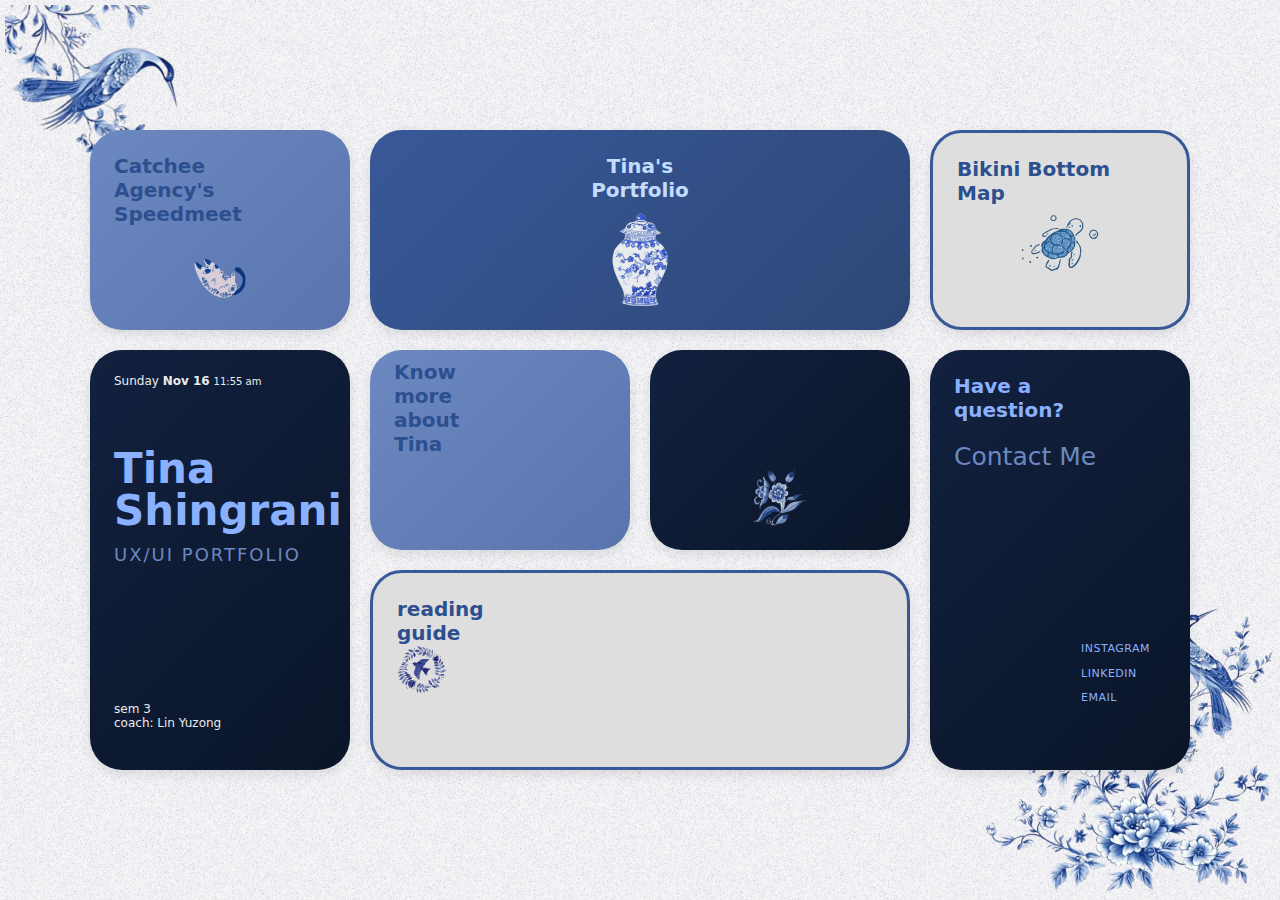
<file: sem3/index.html>
<!DOCTYPE html>
<html lang="en">
<head>
  <meta charset="UTF-8" />
  <meta name="viewport" content="width=device-width, initial-scale=1.0">
  <title>Tina Shingrani – UX/UI Portfolio</title>
  <link rel="stylesheet" href="styles.css" />
</head>
<body>

  <main class="page">

    <!-- Decorative doodles -->
    <img src="assets/bgbirdcrop.png" alt="" class="doodle top-left">
    <img src="assets/bgbirdfull.png" alt="" class="doodle bottom-right">

    <section class="grid">

      <a href="lo.html?project=catchee" class="card light">
        <h3>Catchee<br>Agency's<br>Speedmeet</h3>
        <img src="assets/image 12.png" alt="" class="icon">
      </a>

      <a href="lo.html?project=portfolio" class="card blue large center">
        <h3>Tina's<br>Portfolio</h3>
        <img src="assets/image 14.png" alt="" class="icon">
      </a>

      <a href="lo.html?project=bikini" class="card light outlined">
        <h3>Bikini Bottom Map</h3>
        <img src="assets/turtle.png" alt="" class="icon small">
      </a>

      <div class="card dark tall">
        <div class="date">
          <span>Sunday</span>
          <strong>Nov 16</strong>
          <small>11:55 am</small>
        </div>

        <h1>
          Tina<br>
          Shingrani
        </h1>
        <p class="subtitle">ux/ui portfolio</p>

        <p class="footer-text">
          sem 3<br>
          coach: Lin Yuzong
        </p>
      </div>

      <div class="card light small">
        <h3>Know<br>more<br>about<br>Tina</h3>
      </div>

      <div class="card dark small center">
        <img src="assets/abt.png" alt="" class="icon">
      </div>

      <div class="card dark tall right">
        <h3>Have a<br>question?</h3>
        <p class="contact">Contact Me</p>

        <div class="socials">
          <span>INSTAGRAM</span>
          <br>
          <span>LINKEDIN</span>
          <br>
          <span>EMAIL</span>
        </div>
      </div>

      <a href="reading-guide.html" class="card light wide">
        <h3>reading<br>guide<br></h3>
        <img src="assets/image 6.png" alt="" class="icon6">
      </a>

    </section>
  </main>

</body>
</html>
</file>
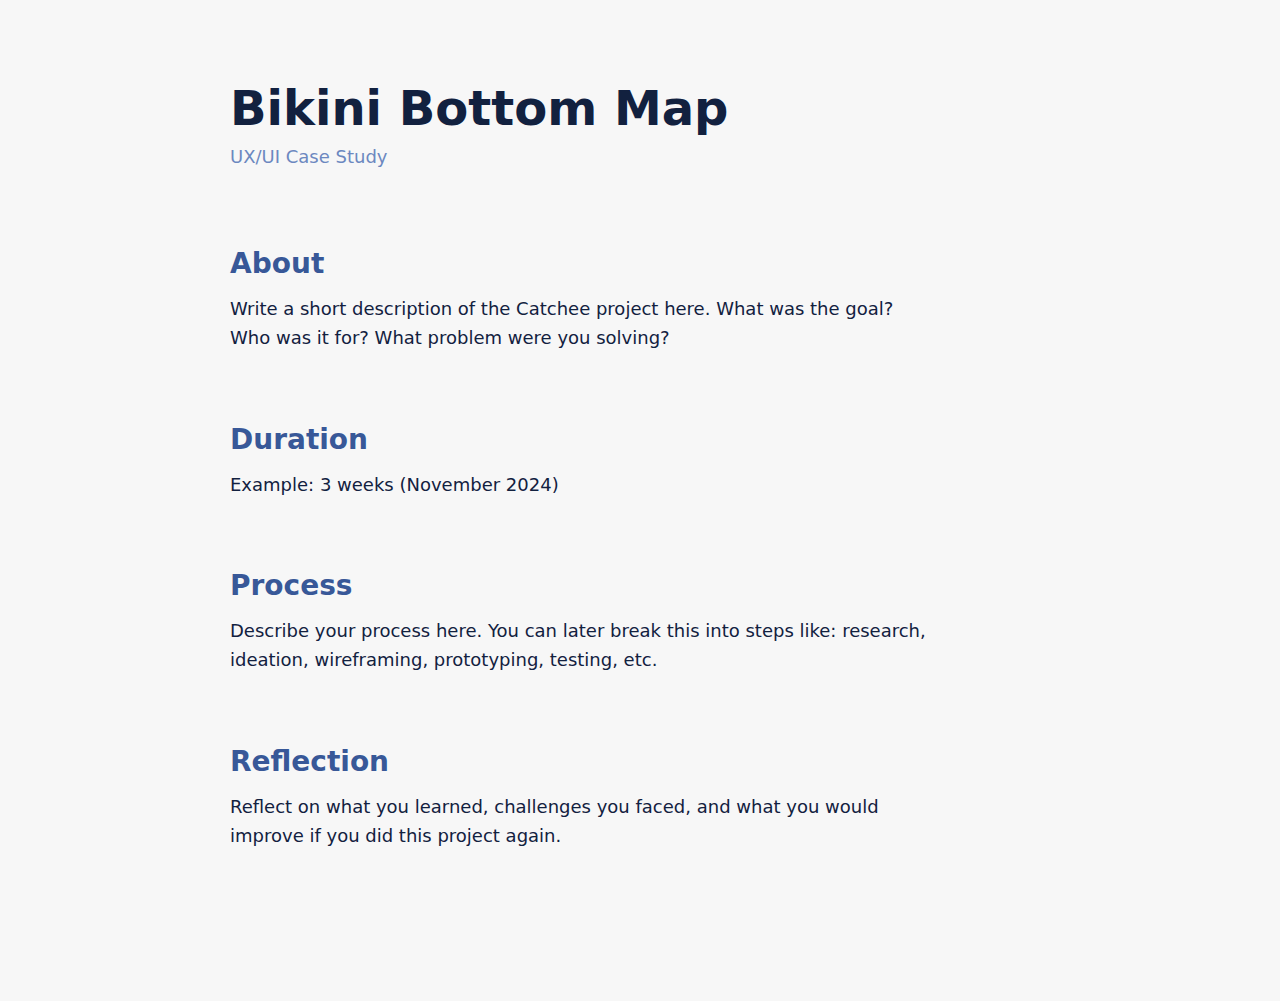
<file: sem3/bikini.html>
<!DOCTYPE html>
<html lang="en">
<head>
  <meta charset="UTF-8" />
  <title>Project 1 – Catchee</title>
  <link rel="stylesheet" href="bikini.css" />
</head>
<body>

  <main class="project-page">

    <!-- Project Title -->
    <section class="project-header">
      <h1>Bikini Bottom Map</h1>
      <p class="project-subtitle">UX/UI Case Study</p>
    </section>

    <!-- About -->
    <section class="project-section">
      <h2>About</h2>
      <p>
        Write a short description of the Catchee project here.
        What was the goal? Who was it for? What problem were you solving?
      </p>
    </section>

    <!-- Duration -->
    <section class="project-section">
      <h2>Duration</h2>
      <p>
        Example: 3 weeks (November 2024)
      </p>
    </section>

    <!-- Process -->
    <section class="project-section">
      <h2>Process</h2>
      <p>
        Describe your process here. You can later break this into steps like:
        research, ideation, wireframing, prototyping, testing, etc.
      </p>
    </section>

    <!-- Reflection -->
    <section class="project-section">
      <h2>Reflection</h2>
      <p>
        Reflect on what you learned, challenges you faced,
        and what you would improve if you did this project again.
      </p>
    </section>

  </main>

</body>
</html>
</file>
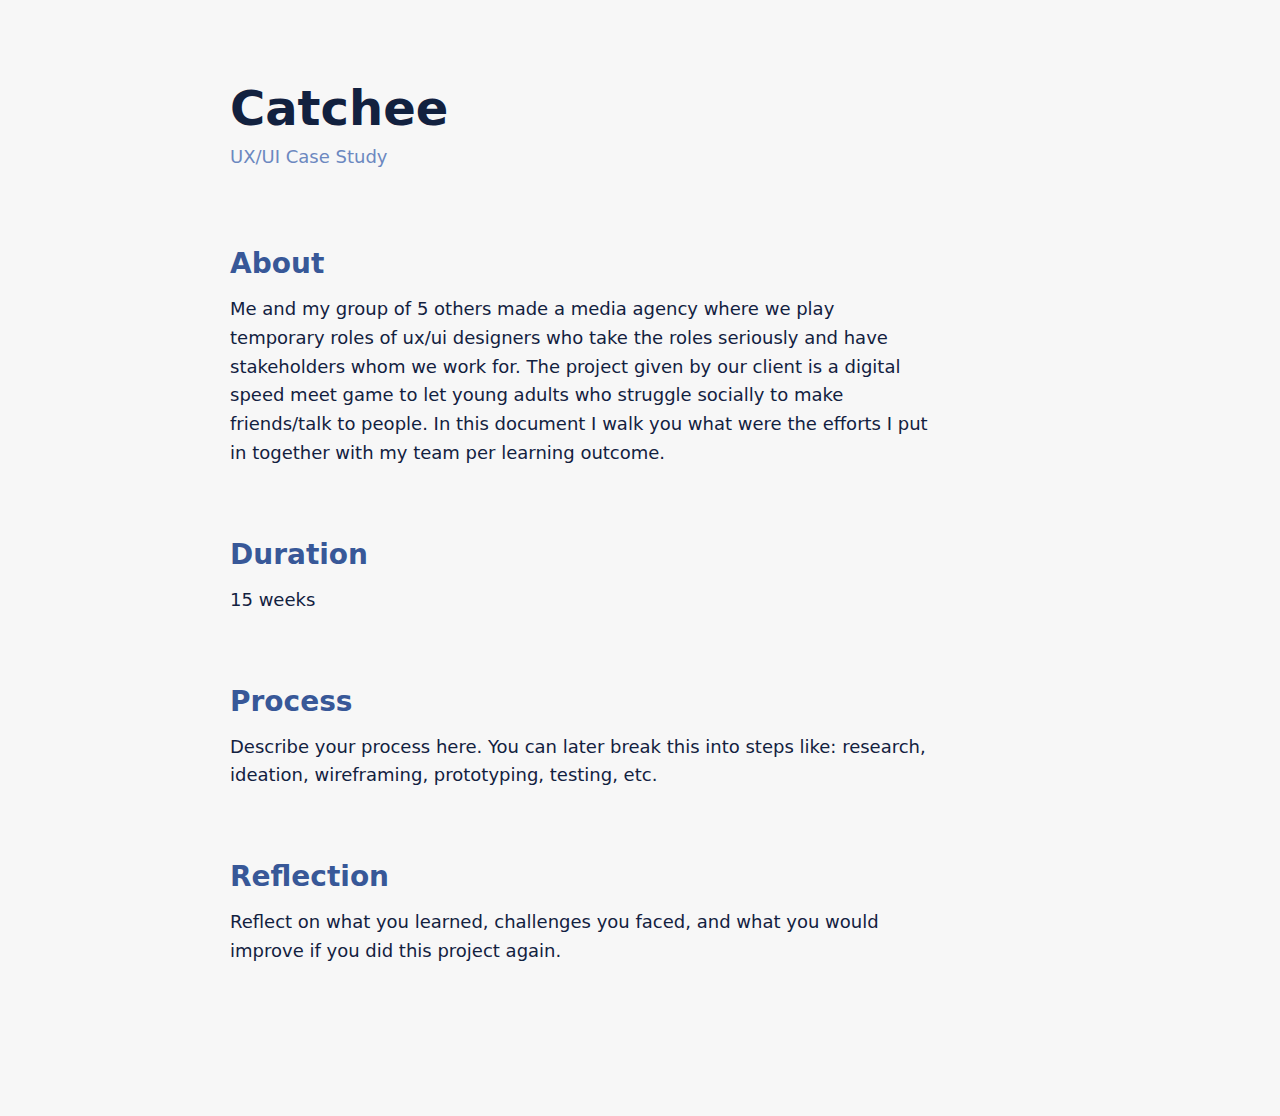
<file: sem3/catchee.html>
<!DOCTYPE html>
<html lang="en">
<head>
  <meta charset="UTF-8" />
  <title>Project 1 – Catchee</title>
  <link rel="stylesheet" href="catchee.css" />
</head>
<body>

  <main class="project-page">

    <!-- Project Title -->
    <section class="project-header">
      <h1>Catchee</h1>
      <p class="project-subtitle">UX/UI Case Study</p>
    </section>

    <!-- About -->
    <section class="project-section">
      <h2>About</h2>
      <p>
        Me and my group of 5 others made a media agency where we play 
        temporary roles of ux/ui designers who take the roles seriously 
        and have stakeholders whom we work for. The project given by our 
        client is a digital speed meet game to let young adults who struggle 
        socially to make friends/talk to people. In this document I walk you
        what were the efforts I put in together with my team per learning outcome.
      </p>
    </section>

    <!-- Duration -->
    <section class="project-section">
      <h2>Duration</h2>
      <p>
        15 weeks
    </p>
    </section>

    <!-- Process -->
    <section class="project-section">
      <h2>Process</h2>
      <p>
        Describe your process here. You can later break this into steps like:
        research, ideation, wireframing, prototyping, testing, etc.
      </p>
    </section>

    <!-- Reflection -->
    <section class="project-section">
      <h2>Reflection</h2>
      <p>
        Reflect on what you learned, challenges you faced,
        and what you would improve if you did this project again.
      </p>
    </section>

  </main>

</body>
</html>
</file>
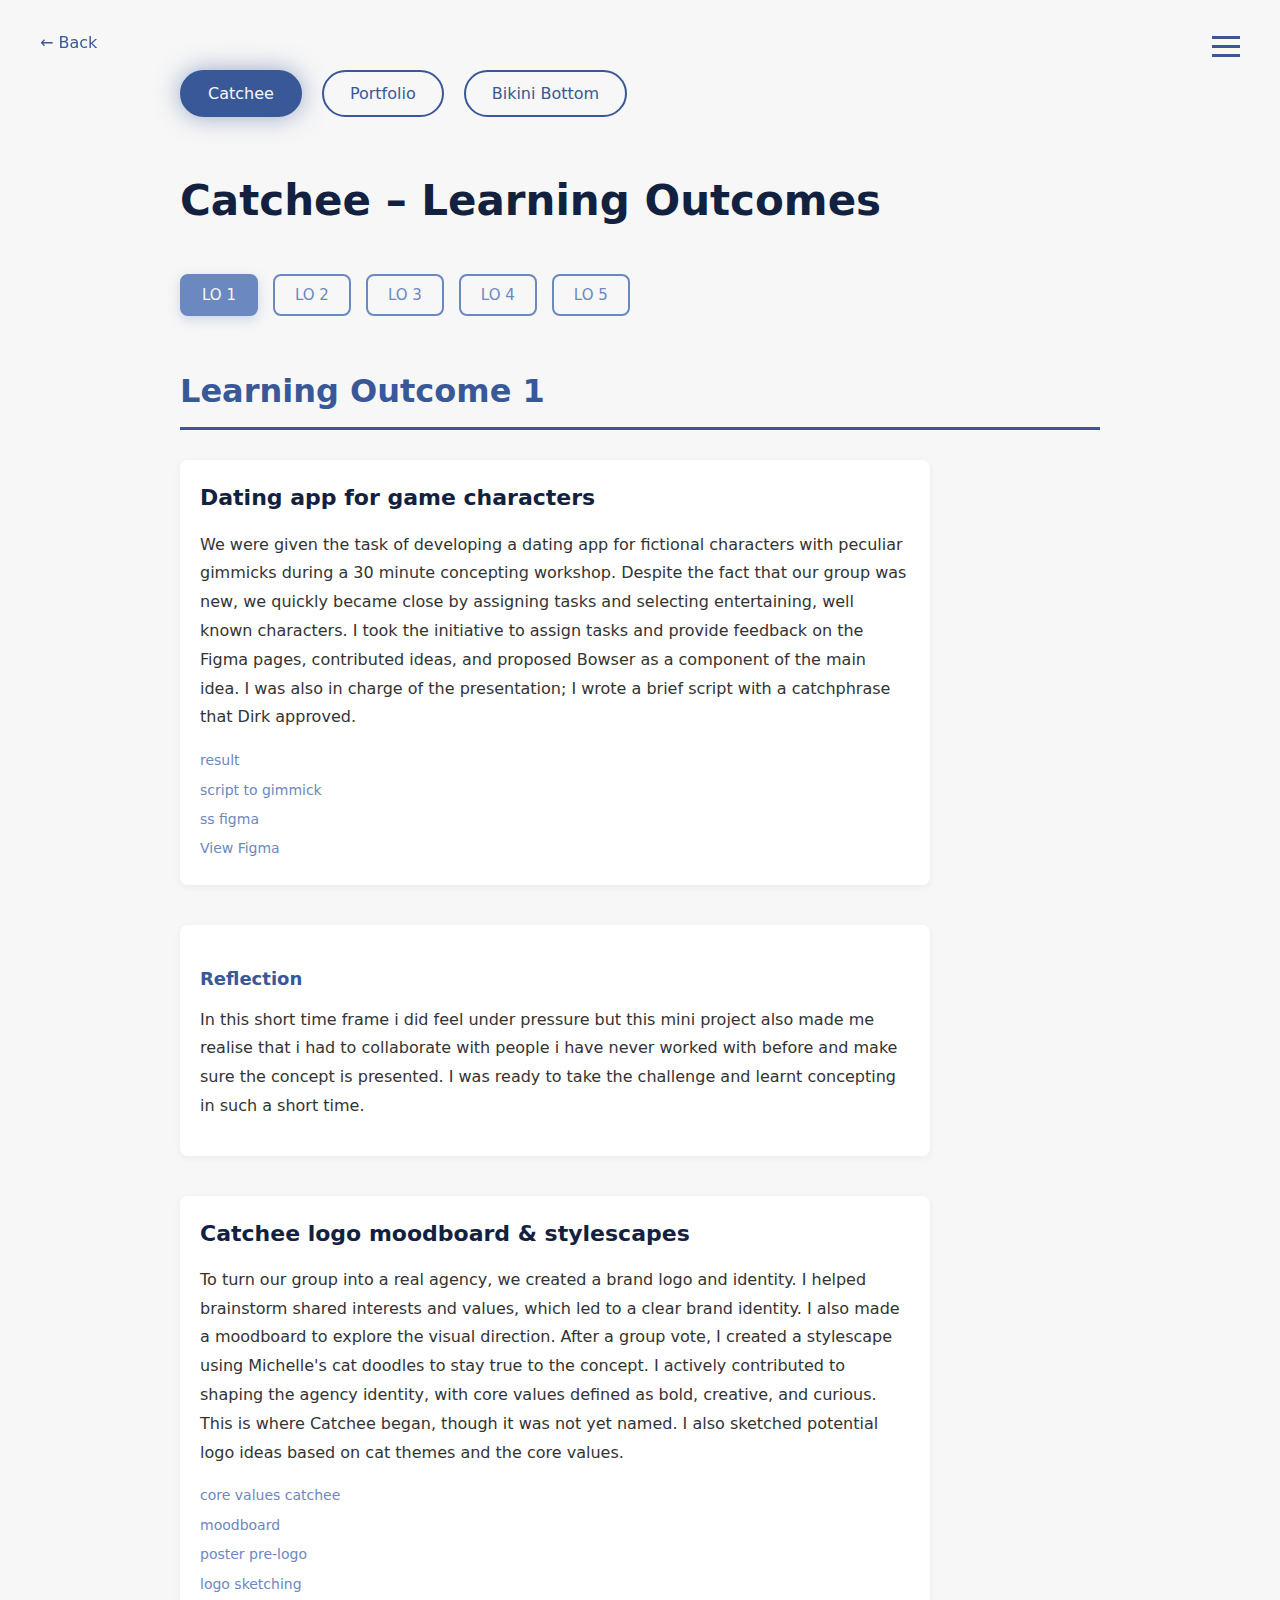
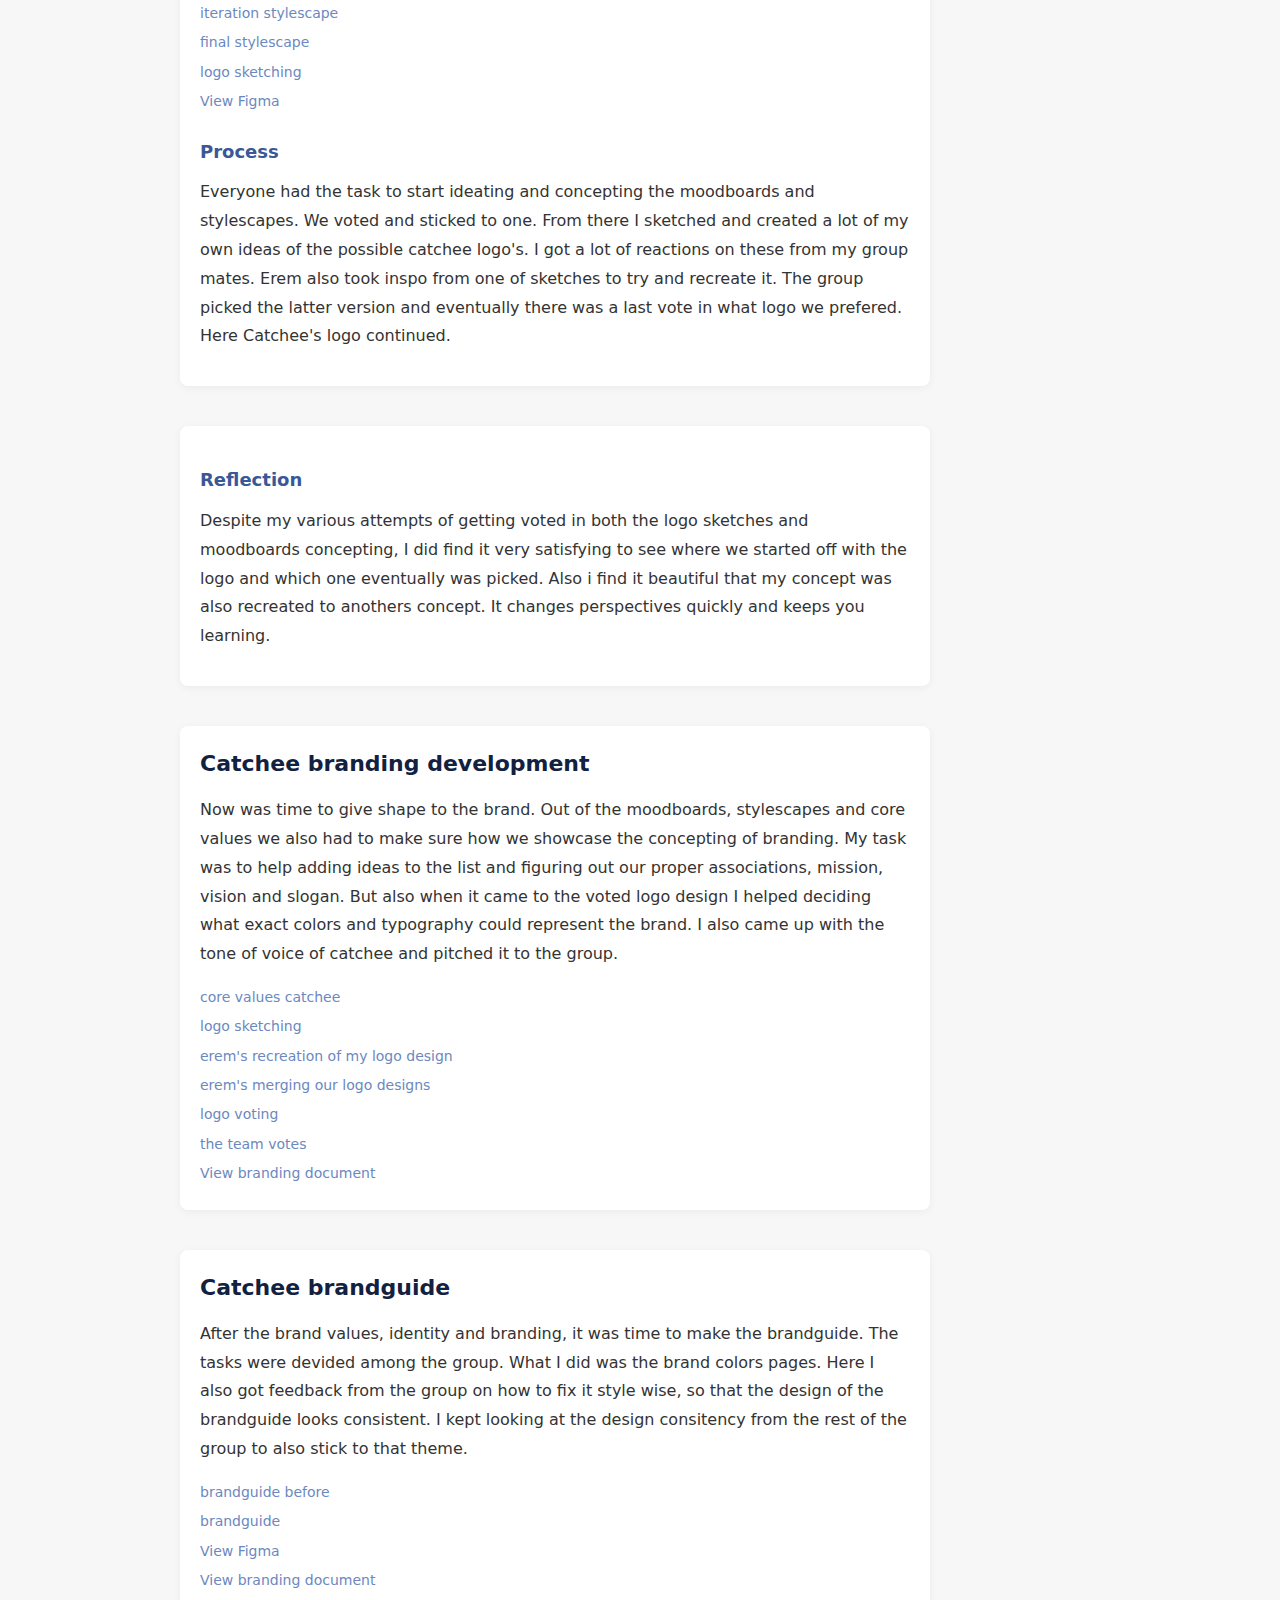
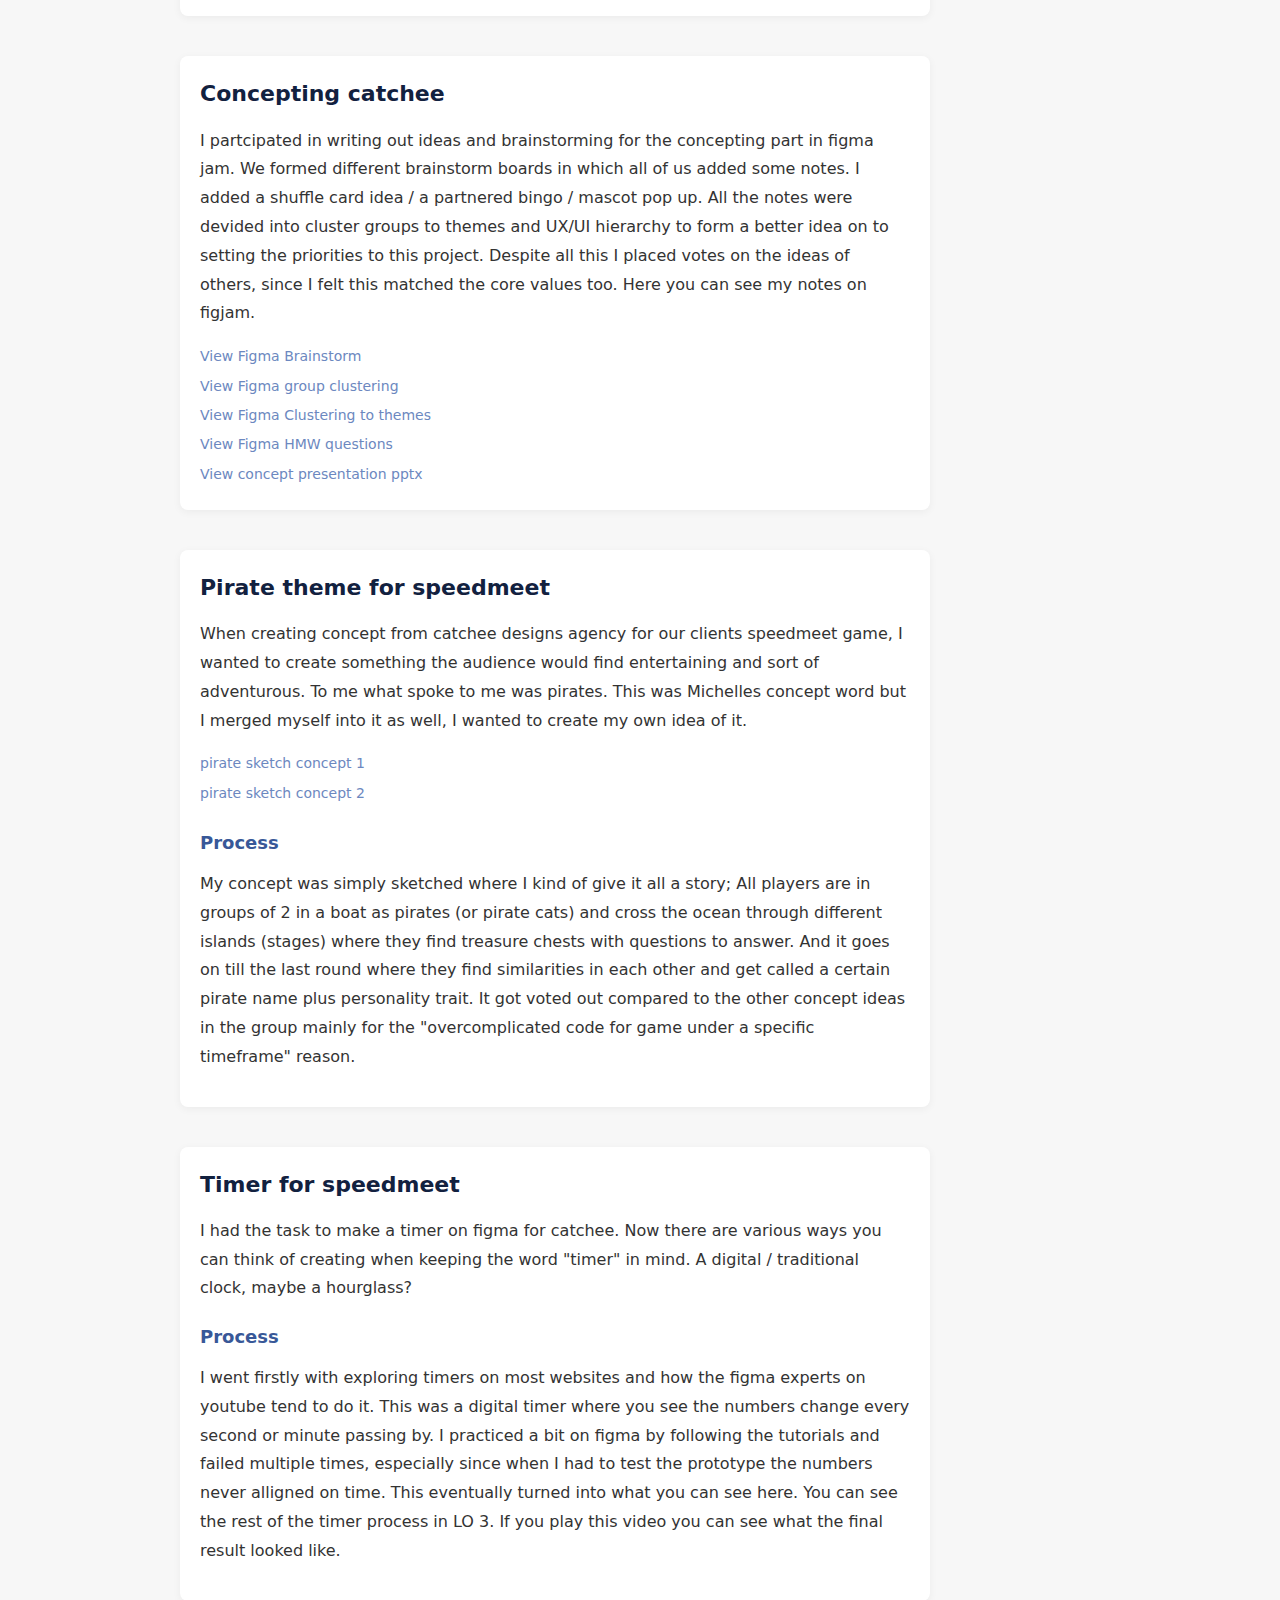
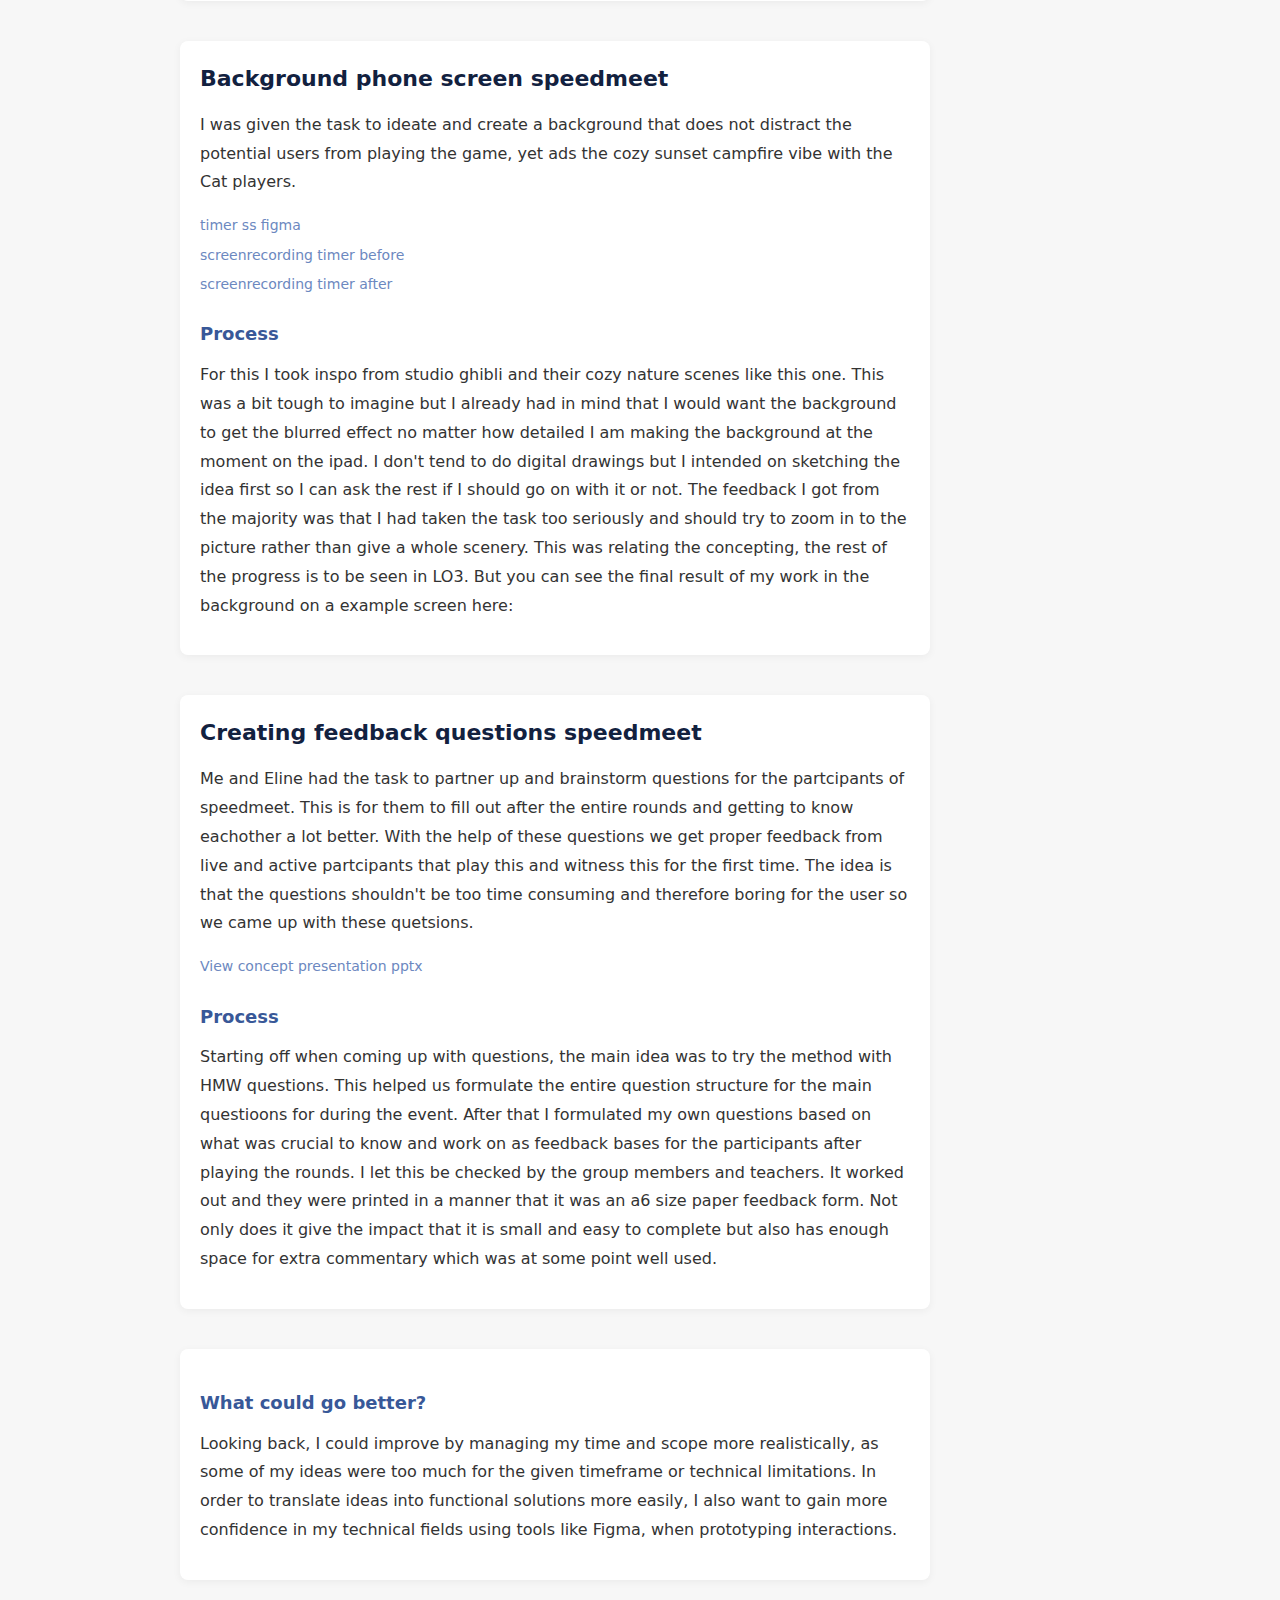
<file: sem3/lo.html>
<!DOCTYPE html>
<html lang="en">
<head>
  <meta charset="UTF-8" />
  <meta name="viewport" content="width=device-width, initial-scale=1.0">
  <title>Learning Outcomes</title>
  <link rel="stylesheet" href="lo.css" />
</head>
<body>
    
  <!-- Back Button -->
  <a href="index.html" class="back-btn">← Back</a>
  
  <!-- Burger Menu -->
  <div class="burger-menu">
    <div class="burger-icon" id="burgerToggle">
      <span></span>
      <span></span>
      <span></span>
    </div>

    <nav class="burger-nav" id="burgerNav">
      <a href="index.html">Home</a>
      <a href="lo.html">Learning Outcomes</a>
      <a href="index.html">Reading Guide</a>
    </nav>
  </div>

  <main class="outcomes-page">

    <!-- Project Selector -->
    <section class="project-selector">
      <button class="project-btn active" data-project="project1">
        Catchee
      </button>
      <button class="project-btn" data-project="project2">
        Portfolio
      </button>
      <button class="project-btn" data-project="project3">
        Bikini Bottom 
      </button>
    </section>

      <!-- Project: Catchee -->
    <section class="project-content active" id="project1">

      <h1>Catchee – Learning Outcomes</h1>

      <!-- Learning Outcome Navigation -->
      <nav class="lo-navigation">
        <button class="lo-btn active" data-outcome="lo1">LO 1</button>
        <button class="lo-btn" data-outcome="lo2">LO 2</button>
        <button class="lo-btn" data-outcome="lo3">LO 3</button>
        <button class="lo-btn" data-outcome="lo4">LO 4</button>
        <button class="lo-btn" data-outcome="lo5">LO 5</button>
      </nav>

      <!-- Learning Outcome 1 -->
      <section class="learning-outcome-section active" id="lo1">
        <h2>Learning Outcome 1</h2>
        
        <div class="proof">
          <h3>Dating app for game characters</h3>
          <p>
            We were given the task of developing a dating app for fictional characters with peculiar gimmicks during a 30 minute concepting workshop. Despite the fact that our group was new, we quickly became close by assigning tasks and selecting entertaining, well known characters. 
            I took the initiative to assign tasks and provide feedback on the Figma pages, contributed ideas, and proposed Bowser as a component of the main idea. I was also in charge of the presentation; I wrote a brief script with a catchphrase that Dirk approved.
          </p>
          <a href="images/pxl1.png" target="_blank"> result</a><br>
          <a href="images/pxl2.png" target="_blank"> script to gimmick  </a><br>
          <a href="images/pxl3.png" target="_blank"> ss figma</a><br>
          <a href="https://www.figma.com/design/vbuWswESohyTvNHe8oKSdY/S3-Project-2.0?node-id=6-3&t=6Q6eA1QWZNyY9sgT-0" target="_blank">View Figma</a> <br>
        </div>

        <div class="proof">
          <h4>Reflection</h4>
          <p>In this short time frame i did feel under pressure but this mini project also made me realise that i had to collaborate with people i have never 
            worked with before and make sure the concept is presented. I was ready to take the challenge and learnt concepting in such a short time.</p>
        </div>

        <div class="proof">
          <h3>Catchee logo moodboard & stylescapes</h3>
          <p>
            To turn our group into a real agency, we created a 
            brand logo and identity. I helped brainstorm shared 
            interests and values, which led to a clear brand identity.
             I also made a moodboard to explore the visual direction.
              After a group vote, I created a stylescape using Michelle's 
              cat doodles to stay true to the concept. I actively 
              contributed to shaping the agency identity, with 
              core values defined as bold, creative, and curious. 
              This is where Catchee began, though it was not yet named. 
              I also sketched potential logo ideas based on cat themes 
              and the core values.
          </p>
            <a href="images/corevalues.jpg" target="_blank"> core values catchee</a><br>
            <a href="images/moodboard.png" target="_blank"> moodboard</a><br>
            <a href="images/postermoodboard.png" target="_blank"> poster pre-logo</a><br>
            <a href="images/memecatchee.jpg" target="_blank"> logo sketching</a><br>
            <a href="images/stylescape1.png" target="_blank"> iteration stylescape</a><br>
            <a href="images/stylescape2.png" target="_blank"> final stylescape</a><br>
            <a href="images/logosketch.jpg" target="_blank"> logo sketching</a><br>
            <a href="https://www.figma.com/design/vbuWswESohyTvNHe8oKSdY/S3-Project-2.0?node-id=311-2&t=MSS45xV9qo5JyKW6-0" target="_blank">View Figma</a> <br>

          <h4>Process</h4>
          <p>Everyone had the task to start ideating and concepting the moodboards and stylescapes. We voted and sticked to 
            one. From there I sketched and created a lot of my own ideas of the possible catchee logo's. I got a lot of reactions on these from 
            my group mates. Erem also took inspo from one of sketches to try and recreate it. The group picked the latter version and eventually 
            there was a last vote in what logo we prefered. Here Catchee's logo continued.</p>
        </div>

        <div class="proof">
          <h4>Reflection</h4>
          <p>Despite my various attempts of getting voted in both the logo sketches and moodboards concepting, 
            I did find it very satisfying to see where we started off with the logo and which one eventually was picked.
            Also i find it beautiful that my concept was also recreated to anothers concept. It changes perspectives quickly and keeps you learning.</p>
        </div>

        <div class="proof">
          <h3>Catchee branding development</h3>
          <p>Now was time to give shape to the brand. Out of the moodboards, stylescapes and core values we also had to make sure how we showcase the concepting of branding. My task was to help adding ideas to the list and figuring out our proper associations, mission, vision and slogan. But also when it came to the voted logo design I helped deciding what exact colors and typography could represent the brand. I also came up with the tone of voice of catchee and pitched it to the group.</p>
          <a href="images/corevalues.jpg" target="_blank"> core values catchee</a><br>
          <a href="images/logosketch.jpg" target="_blank"> logo sketching</a><br>
          <a href="images/eremlogome.jpg" target="_blank"> erem's recreation of my logo design</a><br>
          <a href="images/eremsketch.jpg" target="_blank"> erem's merging our logo designs</a><br>
          <a href="images/mergedlogovote.jpg" target="_blank"> logo voting</a><br>
          <a href="images/votelogoo.jpg" target="_blank"> the team votes</a><br>
          <a href="pdf/Branding.docx" target="_blank"> View branding document</a> <br>
        </div>

        <div class="proof">
          <h3>Catchee brandguide</h3>
          <p>After the brand values, identity and branding,
             it was time to make the brandguide. The tasks were
             devided among the group. What I did was the brand 
             colors pages. Here I also got feedback from the group 
             on how to fix it style wise, so that the design of 
             the brandguide looks consistent. I kept looking at 
             the design consitency from the rest of the group to
             also stick to that theme.</p>
            <a href="images/brandguide1.png" target="_blank"> brandguide before</a><br>
            <a href="images/brandguide2.png" target="_blank"> brandguide</a><br>
            <a href="https://www.figma.com/design/vbuWswESohyTvNHe8oKSdY/S3-Project-2.0?node-id=384-72&t=6Q6eA1QWZNyY9sgT-0" target="_blank">View Figma</a> <br>
            <a href="pdf/Branding.docx" target="_blank"> View branding document</a> <br>

        </div>

        <div class="proof">
          <h3>Concepting catchee</h3>
          <p>I partcipated in writing out ideas 
            and brainstorming for the concepting 
            part in figma jam. We formed different 
            brainstorm boards in which all of us added
             some notes. I added a shuffle card idea
              / a partnered bingo / mascot pop up. 
              All the notes were devided into cluster
               groups to themes and UX/UI hierarchy 
               to form a better idea on to setting the priorities to this project. Despite all this I placed votes on the ideas of others, since I felt this matched the core values too. Here you can see my notes on figjam.</p>
              <a href="https://www.figma.com/board/NBDutvl5Qt7pGgyzCsNTUU/Brainstorm-SpeedMeet-2.0?node-id=4-145&t=VkwGRx7ywqrOopbH-0" target="_blank">View Figma Brainstorm</a> <br>
              <a href="https://www.figma.com/board/NBDutvl5Qt7pGgyzCsNTUU/Brainstorm-SpeedMeet-2.0?node-id=4-155&t=VkwGRx7ywqrOopbH-0" target="_blank">View Figma group clustering</a> <br>
              <a href="https://www.figma.com/board/NBDutvl5Qt7pGgyzCsNTUU/Brainstorm-SpeedMeet-2.0?node-id=66-847&t=VkwGRx7ywqrOopbH-0" target="_blank">View Figma Clustering to themes</a> <br>
              <a href="https://www.figma.com/board/NBDutvl5Qt7pGgyzCsNTUU/Brainstorm-SpeedMeet-2.0?node-id=160-1612&t=VkwGRx7ywqrOopbH-0" target="_blank">View Figma HMW questions</a> <br>
              <a href="pdf/Concept Presentation.pptx" target="_blank"> View concept presentation pptx</a> <br>

        </div>

        <div class="proof">
          <h3>Pirate theme for speedmeet</h3>
          <p>When creating concept from catchee designs agency for our clients speedmeet game, I wanted to create something the audience would find entertaining and sort of adventurous. To me what spoke to me was pirates. This was Michelles concept word but I merged myself into it as well, I wanted to create my own idea of it.</p>
          <a href="images/pirate1.JPG" target="_blank"> pirate sketch concept 1</a><br>
          <a href="images/pirate2.JPG" target="_blank"> pirate sketch concept 2</a><br>

          
          <h4>Process</h4>
          <p>My concept was simply sketched where I kind of give it all a story; All players are in groups of 2 in a boat as pirates (or pirate cats) and cross the ocean through different islands (stages) where they find treasure chests with questions to answer. And it goes on till the last round where they find similarities in each other and get called a certain pirate name plus personality trait. It got voted out compared to the other concept ideas in the group mainly for the "overcomplicated code for game under a specific timeframe" reason.</p>
        </div>

        <div class="proof">
          <h3>Timer for speedmeet</h3>
          <p>I had the task to make a timer on figma for catchee. Now there are various ways you can think of creating when keeping the word "timer" in mind. A digital / traditional clock, maybe a hourglass?</p>
          
          
          <h4>Process</h4>
          <p>I went firstly with exploring timers on most websites and how the figma experts on youtube tend to do it. This was a digital timer where you see the numbers change every second or minute passing by. I practiced a bit on figma by following the tutorials and failed multiple times, especially since when I had to test the prototype the numbers never alligned on time. This eventually turned into what you can see here. You can see the rest of the timer process in LO 3. If you play this video you can see what the final result looked like.</p>
        </div>

        <div class="proof">
          <h3>Background phone screen speedmeet</h3>
          <p>I was given the task to ideate and create a background that does not distract the potential users from playing the game, yet ads the cozy sunset campfire vibe with the Cat players.</p>
          <a href="images/timerall.png" target="_blank"> timer ss figma</a><br>
          <a href="images/scr1.mov" target="_blank"> screenrecording timer before</a><br>
          <a href="images/scr2.mov" target="_blank"> screenrecording timer after</a><br>

          <h4>Process</h4>
          <p>For this I took inspo from studio ghibli and their cozy nature scenes like this one. This was a bit tough to imagine but I already had in mind that I would want the background to get the blurred effect no matter how detailed I am making the background at the moment on the ipad. I don't tend to do digital drawings but I intended on sketching the idea first so I can ask the rest if I should go on with it or not. The feedback I got from the majority was that I had taken the task too seriously and should try to zoom in to the picture rather than give a whole scenery. This was relating the concepting, the rest of the progress is to be seen in LO3. But you can see the final result of my work in the background on a example screen here:</p>
        </div>

        <div class="proof">
          <h3>Creating feedback questions speedmeet</h3>
          <p>Me and Eline had the task to partner up and brainstorm questions for the partcipants of speedmeet. This is for them to fill out after the entire rounds and getting to know eachother a lot better. With the help of these questions we get proper feedback from live and active partcipants that play this and witness this for the first time. The idea is that the questions shouldn't be too time consuming and therefore boring for the user so we came up with these quetsions.</p>
          <a href="pdf/Questionaire.pdf" target="_blank"> View concept presentation pptx</a> <br>
          <h4>Process</h4>
          <p>Starting off when coming up with questions, the main idea was to try the method with HMW questions. This helped
            us formulate the entire question structure for the main questioons for during the event. After that I formulated my own 
            questions based on what was crucial to know and work on as feedback bases for the participants after playing the rounds.
            I let this be checked by the group members and teachers. It worked out and they were printed in a manner that it was an a6 
            size paper feedback form. Not only does it give the impact that it is small and easy to complete but also has enough space 
            for extra commentary which was at some point well used.</p>
        </div>

        <div class="proof">
          <h4>What could go better?</h4>
          <p>Looking back, I could improve by managing my time and scope more realistically, as some of my ideas were too much for the given timeframe or technical limitations. In order to translate ideas into functional solutions more easily, I also want to gain more confidence in my technical fields using tools like Figma, when prototyping interactions.</p>
        </div>
      </section>

      <!-- Learning Outcome 2 -->
      <section class="learning-outcome-section" id="lo2">
        <h2>Learning Outcome 2</h2>

        <div class="proof">
          <h3>Microsoft team / Whatsapp / discord</h3>
          <p>I used Teams and a big amount of Whatsapp to communicate and share updates, Trello to keep track of tasks, and OneDrive to store our files. It wasn't anything fancy, but it worked really well. Discord also had a role in the collaboration tool department. Having everything in one place and good communication on Teams made it easier to stay organized and avoid mix-ups. When working on the project, I stored design data on figma too to have an overview on the work and look at the teams work in figma too.</p>
          
          <h4>Reflection</h4>
          <p>Using these apps/ tools in my opinion help everyday communication withon the team and keep us a lot more on track with storing our files and data. 
            When communicating with my team outside of college hours would be needed i didnt find myself struggling with this at all. So i would use these in the future too alongside 
          teams for teh extra professional touch.</p>
        </div>

        <div class="proof">
          <h3>GIT catchee</h3>
          <p>On the git you can see my partcipation within my team of the structured code. It is devided work but eventually all pages come together. I started off by helping set up the GIT where I merged my branch, from there onwards pages were devided. I did struggle with getting to work within my branch but I amanged to put some into main branch and elines branch since this was asked of me for easier merging. I worked. On the code for big screens of "welcome"; "feedback" and "switch".</p>
          <a href="https://git.fhict.nl/I552070/locked-in-portfolio" target="_blank">View my GIT</a> <br>
          <a href="https://git.fhict.nl/I556391/speedmeet" target="_blank">View speedmeet GIT</a> <br>

          <h4>Reflection</h4>
          <p>I find myself to be weak when it come sto using GIT usually since i havent coded in a while now. But despite that 
            i did challenge myself to do as much as ic ould for the group project code. This in the end needed more work when it came to merging 
          everything. To reflect on this i could definetely work on my coding skills and GIT.</p>
        </div>

        <div class="proof">
          <h3>Branding Catchee doc</h3>
          <p>On this document I helpedputting the branding process on a early stage while communicating the choices of name; slogan ideas; fonts; colors etc which is highly used for the transferring information about our design and brand choices for the ones to see the progress behind this brand for example the teachers.</p>
          <a href="pdf/Branding.docx" target="_blank"> View branding doc</a> <br>
        </div>

        <div class="proof">
          <h3>Team trello</h3>
          <p>The team trello is where we communicated on almostevery day. What we had to do, by when, by whom. Everything is super clear structured on the trello and we worked accordingly by putting name cards on who will do what and by when. Sometimes the trello cards werent clear so we later discussed about this and improved on what titles we would give them for better understanding.</p>
          <a href="https://trello.com/b/W6ztnMRE/speedmeet" target="_blank">View speedmeet trello</a> <br>

          
          <h4>Reflection</h4>
          <p>I would say it helped the teams structure and work flow a lot and was a crucial part in the way we communicated and worked together. We would 
            even use this for looking back and seeing where we last at. Over all 10/10 would do it again.</p>
        </div>

        <div class="proof">
          <h3>Team charter</h3>
          <p>In the team charter we stored data of the group and the entire project in general. Starting by personal info of the team members and strenths and weaknesses evetually building the way up to rules for if absent/late (bring fruit) which later had to change to a bit stricter rules (strikes) since we were having to many absenses in the group. My task here was to make the rules and ofcourse fill my own credentials in.</p>
          <a href="pdf/Team charter.docx" target="_blank"> View team charter</a> <br>
          
          <h4>Reflection</h4>
          <p>Looking back at the team charter part, this was crucialn when seeing who had to do what exactly and worked also as all team stored data here. 
            Especially helped to prove at latecomings/absents when one didnt remember the consequences at some point. Team charters always should be a must when 
          working in a group.</p>
        </div>

        <div class="proof">
          <h3>Client Meetings</h3>
          <p>I take part in the client meetings online with Jacqueline and we take notes together with her. This data is saved between both parties and discussed for the next meetings with additional information. Down below you can read in more detail what each meeting was about. Team notes were taken, I have summarized them below:</p>
          <a href="images/meetinga.jpg" target="_blank"> view meeting notes</a> <br>
          <a href="images/meetingb.jpg" target="_blank"> view meeting notes</a> <br>
          <a href="images/meetingc.jpg" target="_blank"> view meeting notes</a> <br>
          <a href="images/meetingd.jpg" target="_blank"> view meeting notes</a> <br>
          <a href="pdf/Client Meetings.docx" target="_blank"> view meetings doc</a> <br>

          <h4>Meeting 1</h4>
          <p>In order to establish project objectives, specifications, and limitations SpeedMeet held its first client meeting. The target audience consists of people between the ages of 18 and 22 who suffer from social anxiety or loneliness. Feedback indicates that there should be no video content because of privacy concerns and that the icebreakers should be easy and entertaining. To keep the experience fun and stress free, the client prefers a primarily digital solution, preferably an app with inventive features like avatars, playful timers, digital chat cards, or augmented reality.</p>
          
          <h4>Meeting 2</h4>
          <p>Three game concepts; a whimsical lakeside frog theme, a fun beach picnic, and a comfortable campfire setting with marshmallow based timers were presented to the client during this meeting in order to get their input and determine a clear course of action. The client liked the ridiculousness of the frog concept, but she preferred the campfire idea because of its cozy, cozy setting, with the marshmallow timer and natural surroundings being its main advantages. She also suggested adding roughly five more icebreakers, as long as they are usertested prior to the event, and agreed that it was crucial to make it clear to players that each round lasts ten minutes.</p>
          
          <h4>Meeting 3</h4>
          <p>During this meeting, we presented our finalized game concept and design choices, which included a fish-on-a-stick visual timer, a QR-code poster to reduce screen time, and customizable cats in a natural setting. In addition to confirming that there will be six tables rather than ten, approving the use of a speaker if audio is required, and responding favorably to the concept posters, the client gave insightful feedback on accessibility, logistics, and facilitation. They also planned to share the posters with the JoinUs organizer.</p>
          
          <h4>Meeting 4</h4>
          <p>We presented the client with our updated user-testing and prototyping strategy during this meeting, suggesting a Wizard of Oz approach that would use 12 phones and printed stickers to show customization because of time constraints. The client gave their approval to the plan, examined the new icebreakers, and provided helpful input on player setup. They also explained the prototype in detail, solicited feedback, actively invited participants, and took into account other event logistics like timing and sound.</p>
          
          <h4>Reflection</h4>
          <p>Of course since i was the spokesperson with the client i knew i had to take the meetings more into account since i will be sending and receiving more information of what we spoke in the meetings. 
            I remained to be in the meetings and since this is the main time to pay attention and make sure you ask the right questiosns. Here ive built understanding and communication with the client and the team. 
          The meeting days were also decided beforehand and gave us enough time to work on our internal deadlines.</p>
        </div>

        <div class="proof">
          <h3>Communication with Jacqueline (and nikki)</h3>
          <p>I served as our client's point of contact, answering emails regarding scheduling, inquiries, and progress reports both before and after meetings and sharing all answers with the group. In order to arrange logistics like setup, location, and scheduling, I was also in charge of corresponding with Nikki via email and in person during the event.</p>
          <a href="images/jaq.png" target="_blank"> view ss talk</a> <br>

          
          <h4>Reflection</h4>
          <p>I would be happy to take a similar role in upcoming group projects because it gave me the opportunity to be responsible with stakeholders and it was a good experinece overall.</p>
        </div>

        <div class="proof">
          <h3>Creating script and manual for speedmeet</h3>
          <p>Eline and I had to create the the script and manual for the speedmeet users. This is for the process of the game to go smoothly. Think of a sort of guide to start the game. All the information for what tools the user need is in the manual and what will be said is in the script (storytelling).</p>
          <a href="pdf/Manual for SpeedMeet.pdf" target="_blank"> view manual</a> <br>
          <a href="pdf/Script Host SpeedMeet.pdf" target="_blank"> view script</a> <br>
          <h4>Process</h4>
          <p>We devided the tasks: I would do manual and she would do script and after that we go through eachothers work, give feedback, add change where needed and discuss this with group. Pretty solid but in a way I did ended up working on both. I made the entire manual in the beginning where the user can see what all is needed to make sure the game takes place. Think about audio; screens; chairs and tables etc. I explained how many we need and why. I didn't get feedback to fix much on mine since it was reasonable but I did help eline's script since my (and the groups) feedback was that this was too long. We cut it short together but in a way it is still too long. As a group it was descided that we will do an improv on the speedmeet event when it came to script since this will be too much to memeorize.</p>
          
          <h4>Reflection</h4>
          <p>Since task was in duos and could give/receive feedback i did try my best to image how my manual could help explain a user fully what they would need to complete their game setup and have a smooth time hosting it.</p>
        </div>

        <div class="proof">
          <h3>Event planning: my role</h3>
          <p>The group sat togetehr and made an event planning document for the event coming up soon, in which I also participated in. Mind you, this 
            document is to help, if host(s) is stuck or doesnt know what to do mid game, a manual to see who does what before, during and after the game.</p>
                   <a href="pdf/Event Planning.docx" target="_blank"> view planning</a> <br>
          <h4>Process</h4>
          <p>The roles were decided among us and I also wrote what exactly my responsibilities were that come within the role. My role was person E: the recruiter and phone lookout. Pretty simple: before the game starts I actively recruit people with all excitement around the hall who are willing to participate in the game. During the game: Walk around and watch the phone testings of the users playing. After the game: Help direct flow to feedback table. The first and last role are extremely important since without active recruiting particpants there wouldn't be enough people to play and directing feedback to the table later on helped erem feedback formulation doc.
              This was later also practiced while usertesting the entire game and roles</p>
          
          <h4>Reflection</h4>
          <p>Since i did agree on my role and looked back properly what i was in charge of i also wanted to have a proper look at the rest of the teams tasks and roles. 
            This later on helped me at the event because of how some plans did not go accordingly at the event itself. So i did manage to do an improv with the help of just using this doc properly. 
          It worked as a clear instruction and guide for me to take part with the roles of the host and partly the others roles when needed.</p>
        </div>

        <div class="proof">
          <h4>What could go better?</h4>
          <p>Definetly, speaking for after the event: we shouldve maybe usertested this script on a bigger group with the same environment of the event hall
            by actually experiencing and presenting during some background noises and with/without the equipment. At some point I do think having an option B incase 
            some errors happening is a thing I would add to the listen next time.</p>
        </div>
      </section>

      <!-- Learning Outcome 3 -->
      <section class="learning-outcome-section" id="lo3">
        <h2>Learning Outcome 3</h2>

        <div class="proof">
          <h3>Stylescape iterations</h3>
          <p>Before we started on anything relating our agency we ahd to make moodboards and stylescapes. 
            Mine needed a lot of iterating but eventually got chosen since i took out more inspo out of 
            succesful companies' stylescapes.</p>
            <a href="images/stylescape1.png" target="_blank"> iteration stylescape</a><br>
            <a href="images/stylescape2.png" target="_blank"> final stylescape</a><br>
            <a href="https://www.figma.com/design/vbuWswESohyTvNHe8oKSdY/S3-Project-2.0?node-id=311-2&t=MSS45xV9qo5JyKW6-0" target="_blank">View Figma</a> <br>

          <h4>Process</h4>
          <p>When starting with my stylescape i took my moodboard as an inspo and kept looking around on what companies like 
            nintendo; cocacola; mc donalds etc. Like what structure/style do they follow that makes it so wow. i treid follwoing the sme concept
          in a way but more oriented on what my moodboard already cocnsisted of. Added some humor some color some random stuff which matched the core values.
          <br><br>
          But then i got feedback. Mygroup was really liking it but they told me that the colors seem to be a bit dull and to probably take inspo from companies that 
          also have for example BOLD as their core value with highly contrasting color palettes. I agreed, looked around, played with teh palettes and guess what i made the previous 
          blues and orange less dark. eevrything bright and opposite. Evenetually i also added michelles doodles and some cat paws. Got rid of the funny stuff (horses) and then there it was.</p>
          
          <h4>Reflection</h4>
          <p>I do feel like i shouldve put research (even though these are just images online) and inspos in the pinterest since just i have no link to source back to.
            Here i did miss the chance to show what i looked at first when starting the moodboard/stylescapes and then later after iterating on the feedback given to me. 
            I will include these minor details for the next time.</p>
        </div>

        <div class="proof">
          <h3>Branding logo design iterations</h3>
          <p>coming up with a logo is harder than you think especially if its for your own agency.
             Here i show you what were the steps i took to get to the final result.</p>
          <a href="images/corevalues.jpg" target="_blank"> core values catchee</a><br>
          <a href="images/logosketch.jpg" target="_blank"> logo sketching</a><br>
          <a href="images/eremlogome.jpg" target="_blank"> erem's recreation of my logo design</a><br>
          <a href="images/eremsketch.jpg" target="_blank"> erem's merging our logo designs</a><br>
          <a href="images/mergedlogovote.jpg" target="_blank"> logo voting</a><br>
          
          <h4>Process</h4>
          <p>It all started off basic with my pencil and paper. At times i would have pinterest open to glance at cat related logos
            or look for cat related icons that could give me in a way some sort of idea to merge 1 on 1 and create something that would look and 
            feel like catchee. I also had to make sure i consider looking at the branding socument with the core values; mission and vission, to explain
            my choices. Here i made about roughly 15 sketches on logo ideas, where some of them were just icons others were plain name of brand. Others a mix.
            We asked around in the class to see which most people preffered and got closer to our logo choice.
          <br><br>
            overall i did get a lot of attention from my team from this one flying cat under the name catchee where the C is basically a cat tail. It is important to mention
            Erem had taken this as inspo and put some of his creativity to it too. I am glad he did cuz my original got voted out. From there i gave him feedback on this specific one 
            where he merged his "paw" sketch with my logo idea which then made it in the top 3.
            to vote.</p>
          
          <h4>Reflection</h4>
          <p>Overall tough work. It is of course not easy to make a logo but since we started off with so many ideas 
            i did know it was going towards a really good direction. Mixing and merging and testing and choosing and voting. 
            From 100 ideas to one final answer. I think the process was definietly fun. Finding out what people prefer and figuring out the why's and how's.</p>
        </div>

        <div class="proof">
          <h3>Branding guide design</h3>
          <p>My task here was to explain the roles of the colors for catchee. The rules, the names and hex codes etc. You can see what it looked like here before any feedback:</p>
          <a href="images/brandguide1.png" target="_blank"> brandguide before</a><br>
            <a href="images/brandguide2.png" target="_blank"> brandguide after</a><br>
            <a href="https://www.figma.com/design/vbuWswESohyTvNHe8oKSdY/S3-Project-2.0?node-id=384-72&t=6Q6eA1QWZNyY9sgT-0" target="_blank">View Figma</a> <br>
            <a href="pdf/Branding.docx" target="_blank"> View branding document</a> <br>
          
          <h4>Process</h4>
          <p>In the start all the pages were devided into sections based of on who willd o what pages of the brand guide. Since this was happeening 
            everyone had their own version of design ideas and this was not looking consistent together. We then decided to use my stylescape as a color palette 
          for the main catchee brandguide inspo.<br><br>I was given feedback on my part group was that it looked too old and simple, dynamic was missing, so therefore 
          making the circle into another form ( So I turned them into paint blobs) and the colors had to pop out more so don't keep your colors limited to the page 
          (I added a mix of blacks oranges and whites to all pages with hints of blue). Again, this was mainly based on my stylescape. When the pages were put together 
          it looked like one whole piece and not seperate puzzels.</p>
          
          <h4>Reflection</h4>
          <p>Gneerally speaking i find brandguides pretty simple to make. With my team there was some miscommunication in the start but after that we stayed consistent on the design choice.
            I agreed with the feedback i had received from the group and the iterated version turned out a lot better.</p>
        </div>

        <div class="proof">
          <h3>Business cards catchee w iterations</h3>
          <p>So, I came up with the idea to have business cards for the agency. #professionalvibes</p>
          <a href="images/businesscard.png" target="_blank"> business cards ss</a><br>
            <a href="https://www.figma.com/design/vbuWswESohyTvNHe8oKSdY/S3-Project-2.0?node-id=11-2&p=f&t=VkwGRx7ywqrOopbH-0" target="_blank">View Figma</a> <br>
          <h4>Process</h4>
          <p>I wanted to make a digital product for catchee to give more of that agency feeling so i created a business card. I took inspo from pinterest and starting creating adding the brandguide vibe to it. 
            There was a visison since The bold colors and playfulness of 
            the paint drops make it look creatively professional. I had feedback from the team where i iterated on and made the final design for the card:
           <br><br>The feedback in the start was that I had the logo really big for the back of the card and to make it smaller with a quote in the middle. 
           As you can see I did that but then later the colors felt too offputting and they wanted more pop of freshness, so I experimented and played around 
           with the white paintblobs that were also used in the brand guide for colors. I got positive reactons towards this design from my group members.</p>
          
          <h4>Reflection</h4>
          <p>Very smooth process and satisfying to see the end results so quick. I'm glad this served as an extra design product i thought of 
            especially since i felt, if we were to give ourselves out on a card how would it look. And thats that. I will definetly focus on more add ons 
            like this one in the near future.</p>
        </div>

        <div class="proof">
          <h3>Figma iteration poster</h3>
          <p>I hadnt made the entire poster but made part of it into iteration. Specifically the main poster all the way down at the team members section. I felt that where Erem left it at, seemed a bit too much, so I wanted to help adding my own feedback into his poster. This was Erem's at first:</p>
                 <a href="images/postererem.png" target="_blank"> erems poster for feedback</a><br>
                           <a href="images/postererem2.png" target="_blank"> erems poster insp fix</a><br>
                                     <a href="images/postertina.png" target="_blank"> my part on erems poster </a><br>



          <h4>Process</h4>
          <p>It all started where I had given the feedback that there is indeed a lot happening especially at the part where it isnt really needed the most: the team members. It looks a lot like ur main focus goes there and need a cleaner look to improve. I also did not like the straight lines and wanted to turn it into more fresh dynamic feel. 
            Here is how I implimeted that part:<br><br>I first removed all the extra colors around the pictures and added rounded corners the the pics on only one angle. You can see that this sort of allows your eyes to not fully focus on the team first. But eventually this style got voted out and implemted by others' feedback too. Erem continued
            with the feedback until the second poster came out and I had to give immediate feedback about added a title in white and numbers for clarity and clear structure on the 2nd poster . When asked later the teachers said the exact same:</p>
          
          <h4>Reflection</h4>
          <p>being part of making the group poster was indeed fun but also a bit overwhelming since everyone has so many ideas on home to implement 
            on something and prefer this being good cuz they made it. I not only gave feedback to Erem's work but also just copied his work and tried improving it 
            from my point of view on the bottom of the page. This makes it still his work with some of my styling on it and i think thats also beautiful.
            It did not get selected tho but surely was in the list to be voted among the group.</p>
        </div>

        <div class="proof">
          <h3>Timer for catchee</h3>
          <p>I had the task to make a timer on figma for catchee. Now there are various ways you can think of creating when keeping the word "timer" in mind. A digital / traditional clock, maybe a hourglass?</p>
          <a href="images/timerall.png" target="_blank"> timer ss figma</a><br>
          <a href="images/scr1.mov" target="_blank"> screenrecording timer before</a><br>
          <a href="images/scr2.mov" target="_blank"> screenrecording timer after</a><br>
          
          <h4>Process</h4>
          <p>I went firstly with exploring timers on most websites and how the figma experts tend to do it. This was a digital timer where you see the numbers change every second or minute passing by. I practiced a bit on figma by following the tutorials and failed multiple times, especially since when I had to test the prototype the numbers never alligned on time.
            it did get messy and time consuming to fix so I asked around to see what kind of a timer would be preffered for the game: a digital timer or a timer on a line. The most responses said the latter and I started looking for more bar timers, since you can then actually see that the time is up. The tutorials seemed easy to follow untill i understood my part will 
            take a bit longer.
            <br><br>I did make the timer but this time after working on each few seconds passing by to match the speed of the line and minute, I was held by surprise from my group. Their feedback for me was that i made a progressive bar timer where the line moves forward and i should make a regressive bar timer to indicate the time is actually up.
          So i iterated on my work with the follwoing feedback i had received.<br><br>
          To do so you have to animate each little blue move by each second passing which should be calculated with the values of the width in px and the starting number of the blue line also in px. To get till here it took me a while since I first started off with big blue lines going as a stop motion line in 5 seconds. Then I gradually added more components to the point where it began to look like it was moving on its own. I made timers of 1 minute (60 sec); 2 min (120 sec); and 3 min (180 sec) with a total of 360 components</p>
          
          <h4>Reflection</h4>
          <p>Very very fun to make. I learnt something new on figma and think everyone should try working with bigger timers like this to geniunely make it look like it smoving on its own. 
            I do agree that it took very long and repetitive to keep myself doing every few seconds, but the end result was very satisfying. The timer was one of the important assets to the game 
            and i'm happy I could make it look like it moves on figma.</p>
        </div>

        <div class="proof">
          <h3>Background for phonescreen catchee</h3>
          <p>I was given the task to create a background that does not distract the potential users from playing the game, yet ads the cozy sunset campfire vibe with the Cat players.</p>
                    <a href="images/moodboardbg.jpg" target="_blank"> moodboard bg</a><br>
          <a href="images/bg1.JPG" target="_blank"> view bg before </a><br>
          <a href="images/bg2.jpg" target="_blank"> view bg after</a><br>
          <a href="images/bg3.jpg" target="_blank"> first blurred bg</a><br>
          <a href="images/bg4.jpg" target="_blank"> blurred bg on screen </a><br>

          <h4>Process</h4>
          <p>This was a bit tough to imagine but I already had in mind that I would want the background to get the blurred effect no matter how detailed I am making the background at the moment on the ipad. I don't tend to do digital drawings but I intended on sketching the idea first so I can ask the rest if I should go on with it or not.<br><br>The feedback I got from 
            the majority was that I had taken the task to seriously and should try to zoom in to the picture rather than give a whole scenery. Erem's feedback also was to take inspo from studio ghibli forests/grass.<br><br>
            I iterated on this by starting a new drawing this time emphaszing the forest with the trees, since the cats would be at the front with the campfire, it only makes sense to have the forest as a background where the 
            sky has sunset colors. This was then shown to the group and they immideately loved it.</p>
          
          <h4>Reflection</h4>
          <p>I enjoy drawing and digital drawing something wasn't new to me but just a subject that remained untouched untill now. I really got the hang of it after 
            playing around with app to see what brush does what etc. I also do agree that the feedback to make it less complicated over all made the look and feel of the background
            less intense and in a way still added a lot.</p>
        </div>

        <div class="proof">
          <h4>What could go better?</h4>
          <p>Looking back, I could improve by managing my time and scope more realistically, as some of my ideas were too complex for the given timeframe or technical limitations. In order to translate ideas into functional solutions more easily, I also want to gain more confidence in my technical execution using tools like Figma, particularly when prototyping interactions. Lastly, in order to align concepts sooner and prevent revising ideas later in the process, I could speak up earlier in group talks.</p>
        </div>
      </section>

      <!-- Learning Outcome 4 -->
      <section class="learning-outcome-section" id="lo4">
        <h2>Learning Outcome 4</h2>

        <div class="proof">
          <h3>Team charters; stand ups; retrospectives</h3>
          <p>My task was to create rules for absence/late comings and give everyone roles in the team charter based on their strengths and weaknesses. What also helped me shape their role in the team was the behavior at school and towards their work. Apart from that i also helped planning internal deadlines for in the group on our trello.</p>
                   <a href="pdf/Team charter.docx" target="_blank"> team charter </a><br>
                                      <a href="pdf/Retrospectives.docx" target="_blank"> retrospective doc </a><br>

                




          
          <h4>Process</h4>
          <p>Making plannings and charters are one thing, and actually stciking to them is another. There were surely times in the group where some things did not go as smooth as we thought and we would even have stand-ups for the day but certain things wouldn't be fully finished. By the end of the first sprint, I with the rest of the group had a retrospective on how all can indivually improve. I listened to feedback from others about myself and adapted the following weeks and I also had given my feedback and improvement points to my group mates. This helped everyone in a professional setting and that is important when it comes to self development. Whenever there are retrospectives I make sure to participate in the "what went well; what could've gone better ; what do we improve." Here I also give my insight and on how the sprint went and discuss this broadly with the group.</p>
          
          <h4>Reflection</h4>
          <p>Very important for basic communication and team work. Without any of these the entire project would be a total mess.
            I find it useful to reflect with the team on to the what why and how.</p>
        </div>

        <div class="proof">
          <h3>Retrospectives (in depth)</h3>
          <p>Making plannings and charters are one thing, and actually stciking to them is another. There were surely times in the group where some things did not go as smooth as we thought and we would even have stand-ups for the day but certain things wouldn't be fully finished. By the end of the first sprint, I with the rest of the group had a retrospective on how all can indivually improve. I listened to feedback from others about myself and adapted the following weeks and I also had given my feedback and improvement points to my group mates. This helped everyone in a professional setting and that is important when it comes to self development. Whenever there are retrospectives I make sure to participate in the "what went well; what could've gone better ; what do we improve." Here I also give my insight and on how the sprint went and discuss this broadly with the group.</p>
         <a href="images/reflect.jpg" target="_blank"> view reflections </a><br>
         <a href="images/reflect2.jpg" target="_blank"> view reflections </a><br>
          <a href="images/reflect 3.jpg" target="_blank"> view reflections </a><br>
          <a href="images/reflect 4.jpg" target="_blank"> view reflections </a><br>
                                                                                       <a href="pdf/Retrospectives.docx" target="_blank"> retrospective doc </a><br>
          
          <h4>Reflection</h4>
          <p>Very important for basic communication and team work. Without any of these the entire project would be a total mess.
            I find it useful to reflect with the team on to the what why and how.</p>
        </div>

        <div class="proof">
          <h3>motivation letter NOTN</h3>
          <p> When writing the motivation letters, it was my part to do the one for futurebites, while another team member focused on desca's motivation letter.</p>
           <a href="pdf/Motivation letters projects.docx" target="_blank"> motivation letters doc </a><br>
          <h4>Process</h4>
          <p>Eventually we got exactly futurebites x joinus as our client to make the speedmeet game. My job was to make sure I made it looked polished. I kept pondering and reading the letter out loud to my group until it made sense. Finally I wrote down who we are; our core values and added an expressive tone to the letter. When asked about who's letter stands out more, the teachers told us the one I wrote will "get you a job". That says it all.  </p>
          
          <h4>Reflection</h4>
          <p> this motivation letter made us get the exact client and i feel in a way really good about since i wrote most of it keep the core values in mind. 
            Bold and confident but not overly is the key. I will move on to the next sem with the same mindset. </p>
        </div>

        <div class="proof">
          <h3>spokesperson with client</h3>
          <p> I took the role of being the communicator with the client regarding anything. This would be mainly before or right after the meetings that were taking place with tour client Jacqueline. </p>
           <a href="images/jaq.png" target="_blank"> talking to client </a><br>
          <h4>Process</h4>
          <p> I was (still am) responsible to have all contact with our client, Jackeline (and Nikkie). I have sent various emails via outlook to reach out to her when this concerend questions she had or the team had for her. I even made sure to plan the dates the team video calls with her for the proper client face to face moment regardless of distance. As a spokesperson I have noticed that I have to articulate words a lot more professional since I want to make it actually look like we are a media agency and not just students. I got into charcter with the starting and ending of the emails too ending with a personal catchee like regards. Also at most emails I have added the coaches and team members so everything remains professionally transparent among all. When contacting Nikkie, this was mainly about organizing what kind of equipment we would need and in what quantity. Later at the event I thanked her for the given opportunity and space. I wanted to leave her with a good impression of us.</p>
          
          <h4>Reflection</h4>
          <p> I would be happy to take a similar role in upcoming group projects because it gave me the opportunity to be responsible with stakeholders and it was a good experinece overall.</p>
        </div>

        <div class="proof">
          <h3>the speedmeet event</h3>
          <p> the stronger together event took place and here i talk about how it really went. expectation vs realities and my role here.</p>
            <a href="pdf/Event Planning.docx" target="_blank"> retrospective doc </a><br>
             <a href="pdf/SpeedMeet Project.docx" target="_blank"> speedmeetdoc </a><br>
              <a href="images/event1.jpg" target="_blank"> event pic </a><br>
                <a href="images/event2.jpg" target="_blank"> event pic</a><br>
                              <a href="images/event3.jpg" target="_blank"> event pic </a><br>
          <h4>Process</h4>
          <p>At the STRONGER TOGETHER event everyone had a sat plan according to the event planning. As you can see in this doc I am person E: this role entails to be Recruiter and Phone Lookout. My tasks were to make sure I collect enough partcipants; Walk around and watch the phones and help direct flow to feedback table. But regardless of the event I ended up helping way more than usual. The team expected that the audience we had selected to play would stay all 4 rounds but at about every round some people left a nd therefore I had to look for new participants again. I was partly host as well since the microphone couldn't be managed on time by JoinUs. This led to the host not being clear to the audience, where I had to do the same task as the host aswell. Apart from that since a lot of time was running in finding certain participants, I had to participate as one of the players and have convos with people. In the end I even assembled all the feedback papers. </p>
          
          <h4>Reflection</h4>
          <p> I was an allrounder where I could've panicked from the situation but none the less, I took it like a pro. This teaches me that I should be prepared or atleast know what the tasks of all members are and how you could improvise flawlessly.  </p>
        </div>

        <div class="proof">
          <h3>ethical considerations</h3>
          <p> Since we know as a team that the project that we are working on is highly sensitive we devided the research work amoung the group. I had to work on the WHY behind the social awkwardness of people.</p>
                        <a href="pdf/Why do people feel social awkwardness.docx" target="_blank"> retrospective doc </a><br>
          <h4>Process</h4>
          <p> I wrote a short document with some points on to why people can have social awkwardness and how it can affect them. I have listed the sources of where I have gotten some of the information from. The conclusion from this document is that there are several factors that can take place in a persons life to have a sort of traumatic response, the social awkwardness. </p>
          
          <h4>Reflection</h4>
          <p> researching this topic made me more aware about who joinus is really trying to make this game for and why social awkwardness really happens. 
            I got more understanding about the topic and could take more decisions into consideration for the sensitvity for the ones who avoid socializing.
          </p>
        </div>

        <div class="proof">
          <h3>ethical considerations p2</h3>
          <p> another thing we really had to consider was that the concept was that our cat would be roasting a fish on the flame to indicate the timer.
            The question arose if this an ethical approach considering the vegans and vegatarian users that might play the game. </p>

          <h4>Process</h4>
          <p> earlier we didnt think about this question at all but when Jacqueline came up 
            with this question we did think long enough about it until we conducted little interviews asking 
            around some vegans and vegatarian students and teachers wheter or not this would be a deal breaker for them.
            Long story short the answer was no since its logical that cats eat fish and that has nothing to do with the user itself.
            Yet if the answer was otherwise we would consider changing the fish to a marshmallow since its at the campfire.
            Regardless we did have an option for the change in design but luckily the fish wasnt an issue.
          </p>
          
          <h4>Reflection</h4>
          <p> it is always good to ask yourselves these sort of questions to later avoid unneeded misinterpretation of the project you work on 
            when thinking about your target audience you must question around and test if teh design choices you made, no matter how logical or normal it seems,
            These could make someone doubt or feel insecure or any negative vision through our work. I am glad i could work this out by help asking around and fitting to the conclusion 
            for our design.
          </p>
        </div>

        <div class="proof">
          <h3>presenting at lucy's nest by loosey goosey</h3>
          <p> I togetehr with Michelle decided to present for the group in loosey goosey's showcase pitch event Lucy's Nest. Here we had to pitch our concept where the judges could probably want to invest in. Think of it a little like Sharktank.</p>
                       <a href="images/looseygoosey.mp4" target="_blank"> loosey goosey presentation video </a><br>


          <h4>Process</h4>
          <p> All the groups of our class were present in the media lab. The both of us had our scripts prepared onour phones and kept revising throughout and then we presnted. While we presented our group took pics/vids and notes from the feedback. My intro went smooth and good but from a certain point I read from the slide since I blanked out on what I had to say. The feedback for the idea was to think of what happens after the players play the game. How do they stay in touch.
          </p>
          
          <h4>Reflection</h4>
          <p> I did feel more nervous than usual since I had to keep to the dark room, heavy lighting and cameras pointed towards me ( I am camera shy). This of course made me stutter and present faster than usual and I fully forgot my script from which I felt the urge to read from the slide. I feel in a way I grasped the opportunity to work on presenting skills, especially infront of cameras, and it did benefit me from avoiding the idea of it in general togetehr with the fact that I was literally pitching to the "sharks". 
          </p>
        </div>

        <div class="proof">
          <h3>presenting final catchee presntation at TQ</h3>
          <p> Final presnetation at TQ consisited of me, Dimo and Erem presentingthe concept, what we had done and answering questions in our presntations.
            This presntation lasted about 15 min where our peers, teachers and clients were also present. 
          </p>
                     <a href="images/finalpresentation.mp4" target="_blank"> final presentation vid  </a><br>
                                   <a href="images/finalpresntation2.mp4" target="_blank"> final presentation vid 2 </a><br>



          <h4>Process</h4>
          <p> When it came to the preparation of the presnetation we were about 2 hours early at the TQ building 
            trying to structure how we are going to present. The presentation slides were done by us as a group in general but 
            when it came to who would talk about what this was discussed last minute. We did howeveer borrowed the pointer from the ISSD on time 
            and also prectised quickly at TQ our positions and tone of voice. I talked about the storytelling aspect of catchee and joinus. 
            In the end the questions were answered by the entire group. <br> <br>
            Since i also dont present in front of such big groups often i felt challenged more than a usual class presntation. I did feel myself getting nervous and anxious but 
            handled myself to take deep breaths and keep a high yet inviting voice towards the audience with eye contact in the middle of the room. I even walked around to calm this down. 
            In a way this did made me more ready to presnt to bigger groups (than just a class). Which is also good for my professional skills: presnting.
          </p>
          
          <h4>Reflection</h4>
          <p> there was a lot missing since we ended up short on time, trying to fix both the code and the presentation while juggling the portfolio 
            on the otherhand. Because of this we planned up the script very last minute and missed out on a lot of thing sto talk about. Maybe we couldve shared statistics
            or more picture. Maybe show my tiktok. But this all by really quick. Since this couldnt happen properly, it looked like we didnt do much in my opinion. 
          </p>
        </div>
      </section>

      <!-- Learning Outcome 5 -->
      <section class="learning-outcome-section" id="lo5">
        <h2>Learning Outcome 5</h2>
        <div class="proof">
          <h3>16 personality test</h3>
          <p> To figure myself out a bit better I wanted a in depth strenth and weakness analysis. The 16 personality test helped me figure that out better. Here I answered (what resonated to me)  a bunch of general questions. The result I got did not surprise me, since one time I did this test about 2 years ago and I got close to the same personality type. It was INTJ-T (architect), which was also very close to this one. </p>
                     <a href="https://www.16personalities.com/profiles/intp-t/f/cf3bz92v5" target="_blank"> result  </a><br>

          <h4>Process</h4>
          <p> This is the "logician" INTP-T type. According to this personality type I am more analytical, innovative and curious about everything and tend to think and judge more than feel. 
            <br> The strengths that I see in myself the most (3 out of 6): <br>-	Adaptability <br>-	Quick to see patterns <br>-	Driven by curiosity <br> <br> The weaknesses that I see in myself the most (3 out of 6): <br>-	Frequent procrastination <br>-	Difficulty completing tasks <br>-	Easily distracted <br> <br>
            I noticed myself adapting quickly to the roles at the event and having that driven feeling when I had to host the event and also talk/pitch about the project. I did get easily distracted by different topics when it came to working in duos on certain documents or figma files which ofcourse also made it difficult completing a task, so to stick back I would mainly ask for help or use trello. I have also mentioned these traits while we discussed in between reflections. 

          </p>
          
          <h4>Reflection</h4>
          <p> I took this into account and read what that page had to say about the personality type and tried to envision myself within that architype too. The career path seems correct too so I know that it did close to accurately represnted my personality. I figured to give myself a mini test to see where all I can combat my weaknesses and promote my strengths. This mainly took place during the 15 weeks of the group project
            and to be very honest with myself the test helped me figure myself out in way even within this semesters projects and team work.
          </p>
        </div>

        <div class="proof">
          <h3>retrospectives</h3>
          <p>After every sprint, just like how the trello stated, the team would have a collaborated retrospective together. This is of course to keep track of how the sprint went and what could go better and self reflect. Partcipating in this means truthfully accepting your faults and acknowledging to the group and also respectfully giving feedback to others. </p>
              <a href="images/reflect.jpg" target="_blank"> view reflections </a><br>
         <a href="images/reflect2.jpg" target="_blank"> view reflections </a><br>
          <a href="images/reflect 3.jpg" target="_blank"> view reflections </a><br>
          <a href="images/reflect 4.jpg" target="_blank"> view reflections </a><br>
                                                                                       <a href="pdf/Retrospectives.docx" target="_blank"> retrospective doc </a><br>

          <h4>Process</h4>
          <p> I have actively particpated in these reflections where I have mentioned things about myself, ive accepted what feedback I would get from my team mates and also ponder on to that. But eventually I did work on them, every sprint I got better and kept asking to make sure 
            I do not repeat the same mistakes.  After all I want to improve on my professional skills that lso involves collaboration and better workflow. In the start Michelle mainly took notes but later we got feedback from dirk to do this in forms of sticky notes, where everyone 
            sticks their opinionated notes at the same time and we have a total overview and talk about these subjects.  I found this method a lot more efficient, but this did take us longer to talk about.
          </p>
          
          <h4>Reflection</h4>
          <p> I know that being reflective about the process is equally important as working on the project, if not, even more imporant. 
            The idea is to grow from the feedback you get from your peers and increase team performance within the timespan of the project. If anything i just grew more from the feedback i got this semseter.
          </p>
        </div>

        <div class="proof">
          <h3>presenting at lucy's nest by loosey goosey</h3>
          <p> I togetehr with Michelle decided to present for the group in loosey goosey's showcase pitch event Lucy's Nest. Here we had to pitch our concept where the judges could probably want to invest in. Think of it a little like Sharktank.</p>
                                <a href="images/looseygoosey.mp4" target="_blank"> loosey goosey presentation video </a><br>


          <h4>Process</h4>
          <p> All the groups of our class were present in the media lab. The both of us had our scripts prepared onour phones and kept revising throughout and then we presnted. While we presented our group took pics/vids and notes from the feedback. My intro went smooth and good but from a certain point I read from the slide since I blanked out on what I had to say. The feedback for the idea was to think of what happens after the players play the game. How do they stay in touch.
          </p>
          
          <h4>Reflection</h4>
          <p> I did feel more nervous than usual since I had to keep to the dark room, heavy lighting and cameras pointed towards me ( I am camera shy). This of course made me stutter and present faster than usual and I fully forgot my script from which I felt the urge to read from the slide. I feel in a way I grasped the opportunity to work on presenting skills, especially infront of cameras, and it did benefit me from avoiding the idea of it in general togetehr with the fact that I was literally pitching to the "sharks". 
          </p>
        </div>

        <div class="proof">
          <h3>jack of all trades at speedmeet event</h3>
          <p>Since the roles were already set for the stronger together event I knew what to do before, during and after the event. This was also practiced beforehand while user testing and made sure of for everyone what to do. Altough there was one issue that couldn't resolve while we were at the event itself. The audio. 
            Here's how i worked on the sudden improv.
          </p>
           <a href="pdf/Event Planning.docx" target="_blank"> retrospective doc </a><br>
             <a href="pdf/SpeedMeet Project.docx" target="_blank"> speedmeetdoc </a><br>
              <a href="images/event1.jpg" target="_blank"> event pic </a><br>
                <a href="images/event2.jpg" target="_blank"> event pic</a><br>
                              <a href="images/event3.jpg" target="_blank"> event pic </a><br>
          <h4>Process</h4>
          <p> Together with Nikki we managed to get almost all the equipment except for a mic. This was to ensure all participants could listen to the host (michelle) clearly. I feel this is where our team felt a bit lost and things were messing up a bit.  I was not only doing my task, which was to actively collect people around to play, checking on their phones and bringing all the feedback papers to the feedback table BUT together with that it bothered me how half of the participants couldn't hear michelle since she is a rather soft spoken person and the mic felt missing. I stepped in to also host and at most rounds, so that there was enough explanation on both sides and  I was also a participant during some rounds to ensure enough players. 
          </p>
          
          <h4>Reflection</h4>
          <p> I know that this came from self instinct and quick response to help the team as quick as possible, which is good for playing fair in the team when needed. I also realized that most of my teammates didn't dare to devide their role even just for a bit, so in a way I felt I was managing many tasks together and keeping it under control. This is a strong skill not many people have and I want to keep developing it, since work life can also be unpredictable as the event without the mic.
          </p>
        </div>

        <div class="proof">
          <h3>tiktok: my new skill?</h3>
          <p>During the STRONGER TOGETHER event from JoinUs, me and my team had to make sure we were there way before time in Amersfoort. The moment of arrival, we started setting up the tools and double checking to test and see if everything is still alright. When this all was taking place I found myself taking some short videos of the process, even the lunch break we got, and decided "why not just make a funny tiktok edit??". </p>
               <a href="images/tiktok1.mp4" target="_blank"> 1st tiktok </a><br>
             <a href="images/tiktok2.mp4" target="_blank"> 2nd tiktok </a><br>
              <a href="images/tiktokbts.MP4" target="_blank"> bts tiktok </a><br>
               

          <h4>Process</h4>
          <p> I usually don't use tiktok much but learning how to work with can be beneficial when it comes to general marketing or building e certain audience. Of course over time this little goofy idea can turn into something populaire overnight. I did not think that far when editing but I made 2 funny videos ( one bts vid  and one group members vid) with some trending audios, cuz why not? Earlier I did not know how to edit them shorter but with a quick youtube tutorial I got the hang of it and added some sparkly effects in between too! 
          </p>
          
          <h4>Reflection</h4>
          <p> Looking at the humorous videos i do see potential in seriously getting into content creation which could be eithe rinstagram or tiktok. 
            Even though this was just for fun and laughs, I could turn this into something big if i in the future continue giving more time to it. 
            Whether this be for humour or something with a serious topic but hey who knows. 
          </p>
        </div>

        <div class="proof">
          <h3>presenting final catchee presntation at TQ</h3>
          <p> Final presnetation at TQ consisited of me, Dimo and Erem presentingthe concept, what we had done and answering questions in our presntations.
            This presntation lasted about 15 min where our peers, teachers and clients were also present. 
          </p>
                    <a href="images/finalpresentation.mp4" target="_blank"> final presentation vid  </a><br>
                                   <a href="images/finalpresntation2.mp4" target="_blank"> final presentation vid 2 </a><br>

          <h4>Process</h4>
          <p> When it came to the preparation of the presnetation we were about 2 hours early at the TQ building 
            trying to structure how we are going to present. The presentation slides were done by us as a group in general but 
            when it came to who would talk about what this was discussed last minute. We did howeveer borrowed the pointer from the ISSD on time 
            and also prectised quickly at TQ our positions and tone of voice. I talked about the storytelling aspect of catchee and joinus. 
            In the end the questions were answered by the entire group. <br> <br>
            Since i also dont present in front of such big groups often i felt challenged more than a usual class presntation. I did feel myself getting nervous and anxious but 
            handled myself to take deep breaths and keep a high yet inviting voice towards the audience with eye contact in the middle of the room. I even walked around to calm this down. 
            In a way this did made me more ready to presnt to bigger groups (than just a class). Which is also good for my professional skills: presnting.
          </p>
          
          <h4>Reflection</h4>
          <p> there was a lot missing since we ended up short on time, trying to fix both the code and the presentation while juggling the portfolio 
            on the otherhand. Because of this we planned up the script very last minute and missed out on a lot of thing sto talk about. Maybe we couldve shared statistics
            or more picture. Maybe show my tiktok. But this all by really quick. Since this couldnt happen properly, it looked like we didnt do much in my opinion. 
          </p>
        </div>
        <div class="proof">
          <h4>What could go better?</h4>
          <p> most of the proofs her in LO5 could all get a helping hand in some way. 
            especially when it comes to preparing for presntations or hosting events. Not as if 
            things werent planned at all but more like creating an option B in case of things not working out at that 
            specific time/day. I will keep this in mind for in the future since it can save me from the stress and worry about it. 
          </p>
        </div>
      </section>

    </section>

    <!-- Project 2: Portfolio -->
    <section class="project-content" id="project2">

      <h1>Portfolio – Learning Outcomes</h1>

      <nav class="lo-navigation">
        <button class="lo-btn active" data-outcome="lo1-p2">LO 1</button>
        <button class="lo-btn" data-outcome="lo2-p2">LO 2</button>
        <button class="lo-btn" data-outcome="lo3-p2">LO 3</button>
        <button class="lo-btn" data-outcome="lo4-p2">LO 4</button>
        <button class="lo-btn" data-outcome="lo5-p2">LO 5</button>
      </nav>

      <section class="learning-outcome-section active" id="lo1-p2">
        <h2>Learning Outcome 1</h2>
        
        <div class="proof">
          <h3>Portfolio inspiration</h3>
          <p>
            It did not take me long coming up with portfolio design ideas since most of it went pretty smooth. The inspo I took was mainly from where I work: Rituals. One of my favorite body care products is now the inspiration to my portfolio design choice: the Ritual of Amsterdam. I was greatly inspired by the mix of the two cultures (Japanese and Dutch) and the similar color usage for both the east and the west. I took more inspo from Pinterest to make moodboards and stylescapes right away. This gave me better insight on whether I should focus on the Japanese side or the Dutch side more. I want an equal mix of both but I do like introducing my webpage with an ink drawn dragon so that will start off Japanese but end up with Dutch like visuals.
          </p>
          
          <h4>Process</h4>
          <p>
            I am not sure if I would like a website/page or more of a booklet with a QR scanner leading to a complete document. I gathered my inspiration from Rituals' Ritual of Amsterdam collection, which beautifully blends Eastern and Western aesthetics. This cultural fusion resonated with me and became the foundation for my portfolio's visual identity. I created moodboards exploring both cultural elements, looking at traditional Japanese ink art, Dutch architectural styles, and how they could harmoniously coexist in a digital space.
          </p>
          
          <h4>Reflection</h4>
          <p>
            This process of finding inspiration from my everyday work environment taught me to look for design opportunities in unexpected places. The cultural blend concept not only makes my portfolio unique but also reflects my ability to merge different design philosophies into a cohesive experience. It's a reminder that inspiration can come from anywhere - even the products we use daily.
          </p>
        </div>

        <div class="proof">
          <h3>Concepting webpage ideas in Figma</h3>
          <p>
            Deciding whether I want to do a webpage or not had me feeling to just start on something rather than nothing. Since the theme I am going for has half Dutch and half Japanese roots, I want to make something that you notice right away from those origins as well. Think of the bento boxes from Japan: these are school/work boxes made in different grid-like forms in which each little portion of food goes inside. The same way there has been a rise in the 2025 trends that the bento grid webpage has been very known for its simplistic yet unique design choices.
          </p>
          
          <h4>Process</h4>
          <p>
            In the Figma screenshots you can see what I am trying to go for in the homepage. For now I don't like the way the other pages look but when it comes to function of each layout, it does make sense. I have added the similar tones of blues and looked at what fonts could look nice until I got to the result you see. The bento grid layout allows me to organize content in a visually interesting way while maintaining the cultural aesthetic I'm aiming for. Each "box" in the grid can tell a different part of my story, much like the different compartments in a bento box serve different purposes.
          </p>
          
          <h4>Reflection</h4>
          <p>
            The bento grid concept is a perfect metaphor for my portfolio structure - organized sections that come together to form a complete picture. I will need to iterate on the inner pages later, but the foundation is strong. This approach taught me how to connect design trends with cultural inspiration to create something meaningful. The challenge now is maintaining consistency across all pages while keeping each section distinct and interesting.
          </p>
        </div>
      </section>

      <section class="learning-outcome-section" id="lo2-p2">
        <h2>Learning Outcome 2</h2>
        
        <div class="proof">
          <h3>Personal Trello</h3>
          <p>
            To make sure I don't slack on my work and to save all progress of the days, weeks and/or months I wanted to make a personal Trello where I could clearly see what learning outcomes had more or less documentation and what needed more work. This data gets stored in the Trello precisely and shows me how much progress I am making.
          </p>
          
          <h4>Process</h4>
          <p>
            I organized my Trello board with columns for each learning outcome, and within each column I added cards for different pieces of evidence. I used labels to indicate priority levels and deadlines. This visual organization helped me see at a glance which areas needed more attention and which were well-documented. I also added a "To Review" column where I could place items that needed refinement or additional reflection.
          </p>
          
          <h4>Reflection</h4>
          <p>
            Using a personal Trello board has been invaluable for managing my portfolio development. It's transformed what could have been an overwhelming task into manageable chunks. The visual nature of Trello makes it easy to see progress, which is motivating. I can also track how my time is distributed across different learning outcomes and adjust accordingly. This self-management tool has improved my organizational skills and time management.
          </p>
        </div>
      </section>

      <section class="learning-outcome-section" id="lo3-p2">
        <h2>Learning Outcome 3</h2>
        
        <div class="proof">
          <h3>Introduction</h3>
          <p>
            Based on the ritual of Amsterdam I really wanted to create something simple yet interactive. I was also really intrigued by the bento grid style website but otherwise my plan was to probably make a sort of booklet which didn't really work out for me.
          </p>
        </div>

        <div class="proof">
          <h3>Process</h3>
          <p>
            I started off by sketching my work on paper and wanted to go further with that on figma. Here you can see me trying different styles. In the low prototypes (all grey) I made sure to ask Michelle Lit to user test this.
          </p>
                              <a href="https://www.figma.com/design/rowJ1Br5kYF7GpVsgLfm0C/my-portfolio-sem-3?node-id=1-2&t=2IsyjV8yus7SuDLj-0" target="_blank"> view figma wireframe grey  </a><br>
                                                            <a href="https://www.figma.com/design/rowJ1Br5kYF7GpVsgLfm0C/my-portfolio-sem-3?node-id=59-116&t=2IsyjV8yus7SuDLj-0" target="_blank"> view figma wireframe  </a><br>


        </div>

        <div class="proof">
          <h3>Usertest by Michelle Lit</h3>
          <p>
            Usertest Figma prototype B low: give them 3 min:
          </p>
          
          <h4>1. "What do you think this page is for?"</h4>
          <p>It looks like a website portfolio for student.</p>
          
          <h4>2. "What did you look at first?"</h4>
          <p>All the blocks. They look interesting. Kind of like the bento grid trend.</p>
          
          <h4>3. "What vibe do feel when you look at the homepage? Describe in 3 words"</h4>
          <p>friendly; unique; simple</p>
          
          <h4>4. "Can you show me where you would click to learn about one of my learning outcomes?"</h4>
          <p>Clicks on learning outcomes box</p>
          
          <h4>5. "At any point, did you feel unsure what to do next?"</h4>
          <p>Yeah I wasn't sure how to go back to home page.</p>
        </div>

        <div class="proof">
          <h3>Iterations based on feedback</h3>
          <p>
            Based on this I went on and fixed a few more changes like for example I didn't keep the original border lines and tried keeping the boxes only. I even completely removed the idea of how I was thinking of creating my lo page. Then I made way too many versions of my homepage and asked Daniel Willems with user testing what he thinks is better.
          </p>
        </div>

        <div class="proof">
          <h3>Usertest by Daniël Willems</h3>
          <p>
            Usertest Figma prototype D design comparison AB testing: give them 3 min:
          </p>
          
          <h4>1. "Which version do you prefer, and why?"</h4>
          <p>I really like the first one. Grabs my attention immediately and is in good even shapes.</p>
          
          <h4>2. "Which version makes it easier to understand my work?"</h4>
          <p>I really prefer the first one</p>
          
          <h4>3. "Which one feels more professional or hire-worthy?"</h4>
          <p>The first one</p>
          
          <h4>4. "Is there anything from one version you'd combine with the other?"</h4>
          <p>Not really they have the same vibe just all boxes in different positions. Very simple.</p>
          
          <h4>5. "If you had to had to add or remove something, what would it be?"</h4>
          <p>I would try to add some icons or maybe make the boxes a bit smaller. They feel really in my face right now.</p>
        </div>

        <div class="proof">
          <h3>Final iteration</h3>
          <p>
            I agreed with Daniël and eventually did add more icons relating how rituals tends to see itself but also adding the delft blue aesthetics matching to the project each. I kept it this way.
          </p>
          
          <h4>Reflection</h4>
          <p>
            Due to time constraints I felt like I did lack on doing more user tests but I am really happy with the way my portfolios design turned out to be. If there's one thing I would like to add is maybe start on time and don't get too stuck with choosing what I will present more on how I will present.
          </p>
        </div>
      </section>

      <section class="learning-outcome-section" id="lo4-p2">
        <h2>Learning Outcome 4</h2>
        
        <div class="proof">
          <h3>Interviewee for UX/UI research</h3>
          <p>
            A friend of mine studying hotel management reached out to me since she recalled that I do ICT media and wanted to pursue more UX/UI related career opportunities. She needed some help with a thesis project where an interview was needed for UX/UI related questions and understanding their client's app while sharing more of my expertise. I was more than happy to participate in this. This interview had 2 parts since the first half cut off through unstable wifi. Regardless, this lasted around 40 minutes.
          </p>
                                        <a href="pdf/Questions for Txna (1).pdf" target="_blank"> view figma wireframe grey  </a><br>

          <h4>Process</h4>
          <p>
            The interview covered various aspects of UX/UI design, including my design process, how I approach user research, my thoughts on accessibility, and how I balance aesthetic choices with functionality. We discussed specific projects I've worked on and the design decisions behind them. The conversation also touched on trends in UX/UI design and how they influence my work. She is yet to transcribe the interview, which I'll add to my portfolio once available.
          </p>
          
          <h4>Reflection</h4>
          <p>
            To me I wasn't really expecting to get interviewed about this any time soon, but I took the opportunity since it is quite rare to talk about my knowledge in UX/UI. I felt confident explaining my design perspective and user-centric talks. I not only enjoyed explaining what I learned but also teaching someone about it. It made me realize how much tacit knowledge I've developed that I don't always articulate. The experience boosted my confidence in my professional expertise and communication skills.
          </p>
        </div>

        <div class="proof">
          <h3>Typewear at Tech Campus</h3>
          <p>
            I insisted to help one of my peers, Jordi Coll, who happens to be a software content creator on Instagram. I came across his video and I saw that he was looking for some help for someone to film his videos while he would test out the first wearable mouse and keyboard: Typewear. After hearing what it was about and how this could be an exciting way to introduce this on video, I insisted on helping with the filming. I met him and the developer of the Typewear at 3eality Tech Campus, where he explained how long it took him to make this and how the process went.
          </p>
          
          <h4>Process</h4>
          <p>
            The Typewear was actually a prototype in progress but ready to test. I was curious and asked about the design stages and thoughts behind the product. After an overload of information, I had a great time at 3eality Tech Campus while even helping a content creator. It took multiple tries and different angles too. One thing I did notice was that Jordi did not properly prepare his script. He didn't know what he wanted to talk about for the Typewear video and got a bit stuck, that is where I jumped in and helped with scripting. I also gave him feedback for next time.
          </p>
          
          <h4>Reflection</h4>
          <p>
            Regardless, I really liked the filming reels idea - for sure something I have thought to do some time in the near future. This experience taught me about the intersection of product design and content creation. Helping with the scripting showed me how important preparation is for professional content, and how design thinking can be applied even to video production. It was fascinating to see a hardware prototype in action and learn about the UX challenges in wearable technology.
          </p>
        </div>

        <div class="proof">
          <h3>Rituals UX/UI research</h3>
          <p>
            I wanted to make sure that I have an opportunity for the coming semesters. By that I mean getting an internship at Rituals as either a product designer or a web designer. Why at Rituals? Because this is currently where I work part-time and I enjoy their constant work on new limited editions. Their website isn't boring and I love their products too.
          </p>
          
          <h4>Process</h4>
          <p>
            I personally asked the managers on how to get there since it is pretty rare for them to give internships for those positions and my constant research on this topic has been ongoing too. Since September they've added a new limited edition to the collection and ever since their website added this interactive 3D site specifically for the limited edition. I keep on the lookout for it. I've been analyzing their website updates, studying their design language, and noting how they integrate their brand identity across digital platforms.
          </p>
          
          <h4>Reflection</h4>
          <p>
            This proactive approach to career development shows my genuine interest in the company and the field. By working there part-time while studying their digital presence, I'm getting a holistic understanding of the brand. This research will be valuable whether I end up interning there or not - I'm learning how successful brands maintain consistency and innovation in their digital experiences. It's also teaching me how to spot opportunities and position myself for them professionally.
          </p>
        </div>

        <div class="proof">
          <h3>Utrecht HBO-ICT Student event</h3>
          <p>
            One of my friends from sem 4 media forwarded information about the HBO ICT event to me and asked if I was interested to go. That day was a regular school day but I decided to let my group know in advance and went ahead to Utrecht. I wanted to get out of my comfort zone, meet more people in the ICT world and talk to possible companies for my future internship.
          </p>
          
          <h4>Process</h4>
          <p>
            There was a talk about the future of all ICT students and AI. They reassured us that our jobs won't be taken from us (as long as we work with AI too). After that there were a lot of market stalls where the main talking and connection making was happening. I took flyers from very few companies since the majority had the focus on software and backend ICT students. Apart from that I participated in guessing how much candy in a jar and won a suitcase and gameboy from "Sogeti" - they work with chatgemini and also had focus on women in STEM.
          </p>
          
          <h4>Reflection</h4>
          <p>
            Overall I left Utrecht with not only a good time but also a lot of new faces with bright minds and a blue suitcase. I hope to go to more events like this in the future. This event pushed me to network actively, which is not always comfortable for me. I learned that professional networking doesn't have to be intimidating - it can be about genuine conversations with people who share similar interests and challenges. The experience reinforced the importance of staying updated on industry trends, especially regarding AI's impact on our field.
          </p>
        </div>

        <div class="proof">
          <h3>HerFuture</h3>
          <p>
            While scrolling through LinkedIn on my phone I thought to myself, "there should be some kind of event for young professionals around here in Eindhoven, maybe generally in the Netherlands, for ICT students." This was the case but mainly I questioned if there was anything more for women in tech. After a couple of searches I found HerFuture.
          </p>
                                        <a href="images/herfutureinv.png" target="_blank"> view figma wireframe grey  </a><br>

          <h4>What HerFuture is</h4>
          <p>
            HerFuture is an online and offline community and platform dedicated to supporting and empowering female students, graduates, and young professionals in their technology and STEM careers. The name combines "Her," representing women, with "Future," indicating its goal to advance their careers.
          </p>
          
          <h4>Process</h4>
          <p>
            I got excited and dived deeper into their social media pages and events. Turns out they had events all over the Netherlands and I signed up right away for the event in Eindhoven, hoping to get picked (this works on first come first serve) and I did! This took place on the 28th of October where I joined the "career dinner" with ambitious women in STEM.
          </p>
          
          <h4>Update & Reflection</h4>
          <p>
            I do not regret signing up for this event. The dinner was such an eye opener, especially with such inspiring conversations with female role models from companies like VDL groep, Royal SMIT Transformers and Kasparov Finance & BI. The night was packed with opportunities to learn, laugh and grow. I also exchanged LinkedIn connections with some of the women in STEM there. There was a three-course meal, a CV workshop and good vibes. Truly a reminder of how powerful a community and networking can be. I have enrolled myself as a member of HerFuture for future events.
          </p>
          <p>
            This experience was invaluable for my professional development. Being surrounded by successful women in tech showed me the possibilities and paths available in my field. The CV workshop gave me practical skills, and the networking opportunities were genuine and supportive rather than competitive. This is the kind of community I want to stay connected with throughout my career.
          </p>
        </div>

        <div class="proof">
          <h3>Career Day > Next semester choice</h3>
          <p>
            I had gotten the email on Outlook that it will be soon time to choose the path for the next semester. I did not know at all what I really wanted and felt so lost with overweighing the sides of "game design", "smart mobile" and/or "front end". I had conversations with several teachers where they eventually advised me to try out career day at TQ.
          </p>
          
          <h4>Process</h4>
          <p>
            I went to the career day at TQ following the advice and saw many companies. I listened to their stories, their wants and needs and what specific thing they look for. Most companies were looking for interns but I wanted to make sure that I answer my own questions. What really convinced me was when I went to the stand of game design and saw a game that one of the students made - the game's name was Dogfight from their very own game studio where they made 2 teachers battle each other. To me this was amusing but also so cool. The fact that it is creative and is functioning, letting both characters add value and bring the game to life. I enjoyed listening to the process of the game as well and asked the student various questions relating to the learning outcomes in the semester and how long certain projects would take.
          </p>
          
          <h4>Reflection</h4>
          <p>
            I did look around afterwards but the only thing that stuck to me clearly was game design. This way career day helped me form my decision for choosing game design for sem 4 and I am really looking forward to it! This decision-making process taught me to seek out information actively and trust my instincts. Seeing the actual work produced by students in different specializations was far more helpful than just reading descriptions. I'm excited about game design because it combines so many elements I enjoy: storytelling, visual design, user experience, and technical implementation. It feels like the right challenge for my next step.
          </p>
        </div>
      </section>

      <section class="learning-outcome-section" id="lo5-p2">
        <h2>Learning Outcome 5</h2>
        
        <div class="proof">
          <h3>Discipline Challenge</h3>
          <p>
            I had been feeling really lazy and demotivated about a lot of things, starting off mainly from the way I physically look. My body has, for a while now, been my insecurity and I hadn't done anything about it. I noticed that this mindset also had consequences with the work I do for school or even at my job. Who knows if this goes on longer I do this to my future ICT job as well? That would not look good. I kept telling myself, "I will do it tomorrow" and never get things done. I wanted a change and I wanted it instantly.
          </p>
          
          <h4>Process</h4>
          <p>
            So I came up with an idea. I signed a contract with Tevin Sanchez (in the other media class) to lose 15 kgs by 15 December. We bet on money since this would keep us a lot more motivated as the broke students we are. So far I am not close to 15kgs but with my consistent diet and everyday movement and workouts I managed to lose 6kgs (17th Dec 2024) and I am proud of myself for not giving up and "leaving it for some other time."
          </p>
          
          <h4>Reflection</h4>
          <p>
            I know once the given date is gone, the winner or the loser is determined, but in that meantime I have been building a habit and I see it in the way I eat, sleep, work, study etc. There is a lot of room for improvement but even if it's 1% improvement per day, I know I am growing, both physically and mentally.
          </p>
          <p>
            This challenge has taught me so much about personal development and discipline. The physical transformation is just one part - what's more valuable is how I've learned to set goals, stay accountable, and push through resistance. The discipline I'm building in my personal life is directly transferring to my work ethic. I'm more consistent with deadlines, more persistent when facing technical challenges, and better at managing my time. This experience has shown me that personal growth and professional growth are interconnected - improving one area positively impacts others. The mindset shift from "I'll do it tomorrow" to "I'll do it now" is something I can apply to every aspect of my life, including my career in ICT.
          </p>
        </div>
      </section>

    </section>

    <!-- Project 3: Bikini Bottom -->
    <section class="project-content" id="project3">

      <h1>Bikini Bottom – Learning Outcomes</h1>

      <nav class="lo-navigation">
        <button class="lo-btn active" data-outcome="lo1-p3">LO 1</button>
        <button class="lo-btn" data-outcome="lo3-p3">LO 3</button>
        <button class="lo-btn" data-outcome="lo4-p3">LO 4</button>
        <button class="lo-btn" data-outcome="lo5-p3">LO 5</button>
      </nav>

      <section class="learning-outcome-section active" id="lo1-p3">
        <h2>Learning Outcome 1</h2>
        
        <div class="proof">
          <h3>Introduction</h3>
          <p>
            In my free time I wanted to make this extra project: the interactive bikini bottom map since I'm a huge fan of SpongeBob and also want to always experiment making some kind of fun project relating that. Let's see where it all started.
          </p>
        </div>

        <div class="proof">
          <h3>Concept process</h3>
          <p>
            Here the idea I had was to first go through all SpongeBob references and collect ideas in general. This was through Pinterest and Reddit. I then noted down some ideas as a brainstorming part of the project. This was to see into what I really wanted to achieve and get with my designing and development skills.
          </p>
          <a href="images/sponge.JPG">View brainstorm</a>
          
          <h4>Process</h4>
          <p>
            As you can see I thought of 3 different things: Bikini bottom interactive map; krusty krab order simulator; bikini bottom citizen quiz. After thinking about it I voted on the 2 most preferred then finally I chose one and that was the map.
          </p>
          <p>
            From here I started thinking more and more on the map. What features to add, the locations, the colors etc. I then went on to Pinterest and Reddit to get an idea of the whole map of bikini bottom and these were accurate. These are to help ideate the whole map and see what I can put on the specific locations too. My idea to create a map of bikini bottom.
          </p>
          <a href="images/bikinibottommap.webp">View map inspo</a>
            <a href="https://www.figma.com/design/rowJ1Br5kYF7GpVsgLfm0C/my-portfolio-sem-3?node-id=75-232&p=f&t=2IsyjV8yus7SuDLj-0">View figma inspo </a>

        </div>
      </section>

      <section class="learning-outcome-section" id="lo3-p3">
        <h2>Learning Outcome 3</h2>
        
        <div class="proof">
          <h3>Sketching bikini bottom map</h3>
          <p>
            Here I just wanted to bring the concept to life by creating a visual with the help of a quick marker sketch.
          </p>
          <a href="images/mappo.JPG">View my sketch</a>
          
          <h4>Process</h4>
          <p>
            Since I already had my inspo ready I wanted to create a sketch where I see exactly what I can put where. The location isn't as accurate as the maps of bikini bottom online but it's a rough estimate on how the page could look on first glance. Here's the sketch.
          </p>
          <p>
            When asked to the people of my class who are familiar with SpongeBob, they could sort of pin point where most of the locations are at, I then wrote down all the locations later with arrows.
          </p>
        </div>
      </section>

      <section class="learning-outcome-section" id="lo4-p3">
        <h2>Learning Outcome 4</h2>
        
        <div class="proof">
          <h3>Project Documentation</h3>
          <p><strong>Project Title:</strong> Interactive Bikini Bottom Map</p>
          
          <h4>Project Description</h4>
          <p>
            This project started off as an extra project where it's described as an interactive web-based map inspired by the fictional city of Bikini Bottom. The goal was to create an engaging digital experience where users can explore iconic locations from the SpongeBob universe through clickable interactions.
          </p>
          <p>
            P.S: the project did could not be finished on time since there was an issue regarding time constraint.
          </p>
        </div>

        <div class="proof">
          <h3>Concept & Target Audience</h3>
          <p>
            The target audience consists of teenagers and fans of animated media. The design focuses on playfulness, clarity, and intuitive navigation, ensuring users immediately understand where they can interact.
          </p>
        </div>

        <div class="proof">
          <h3>Design Decisions</h3>
          <p>What inspired me for The UI design by the cartoon itself:</p>
          <p>
            - Bright, saturated colors to reflect the underwater theme<br>
            - Spongebob typography for a friendly tone<br>
            - Consistent visual hierarchy across popups<br>
            Further up could use animations for floating jellyfish.
          </p>
          
          <h4>Extras:</h4>
          <p>
            - elements must be interactive, think of hover or pop up card<br>
            - Clickable<br>
            - Noises and sounds similar to the one in SpongeBob cartoon<br>
            - Background music
          </p>
        </div>

        <div class="proof">
          <h3>Technical Implementation</h3>
          <p>
            - HTML would be used for semantic structure and accessibility<br>
            - CSS would handle layout, positioning, animations, and responsive design<br>
            - JavaScript could enable interactive functionality such as click events, dynamic content updates, and modal control
          </p>
          <p>
            The JavaScript logic would be kept modular and readable to ensure maintainability.
          </p>
        </div>
      </section>

      <section class="learning-outcome-section" id="lo5-p3">
        <h2>Learning Outcome 5</h2>
        
        <div class="proof">
          <h3>Game idea</h3>
          <p>
            This idea was not just for fun but In reality I thought to make it into a game to practice my concepting and coding for game design, which I've chosen as the next study interest for the semester. That's why the interactive map idea. It has a (already existing) storyline, sound, characters etc. So this was to test that and see what I'd think of it.
          </p>
        </div>

        <div class="proof">
          <h3>General Reflection</h3>
          <p>
            Of course besides the fact that isn't done on time to showcase the whole idea on reflecting the project was to demonstrate the integration of UX/UI design and frontend development to show how this digital combination can create a engaging digital experience. I enjoyed creating the the concept and thinking of this as a passion project for the next semester. Since I wanted a game like element into this and I'm going into game design I really wanted to push through and see if I could try and make it.
          </p>
        </div>
      </section>

    </section>

  </main>

  <script src="lo.js"></script>
</body>
</html>
</file>
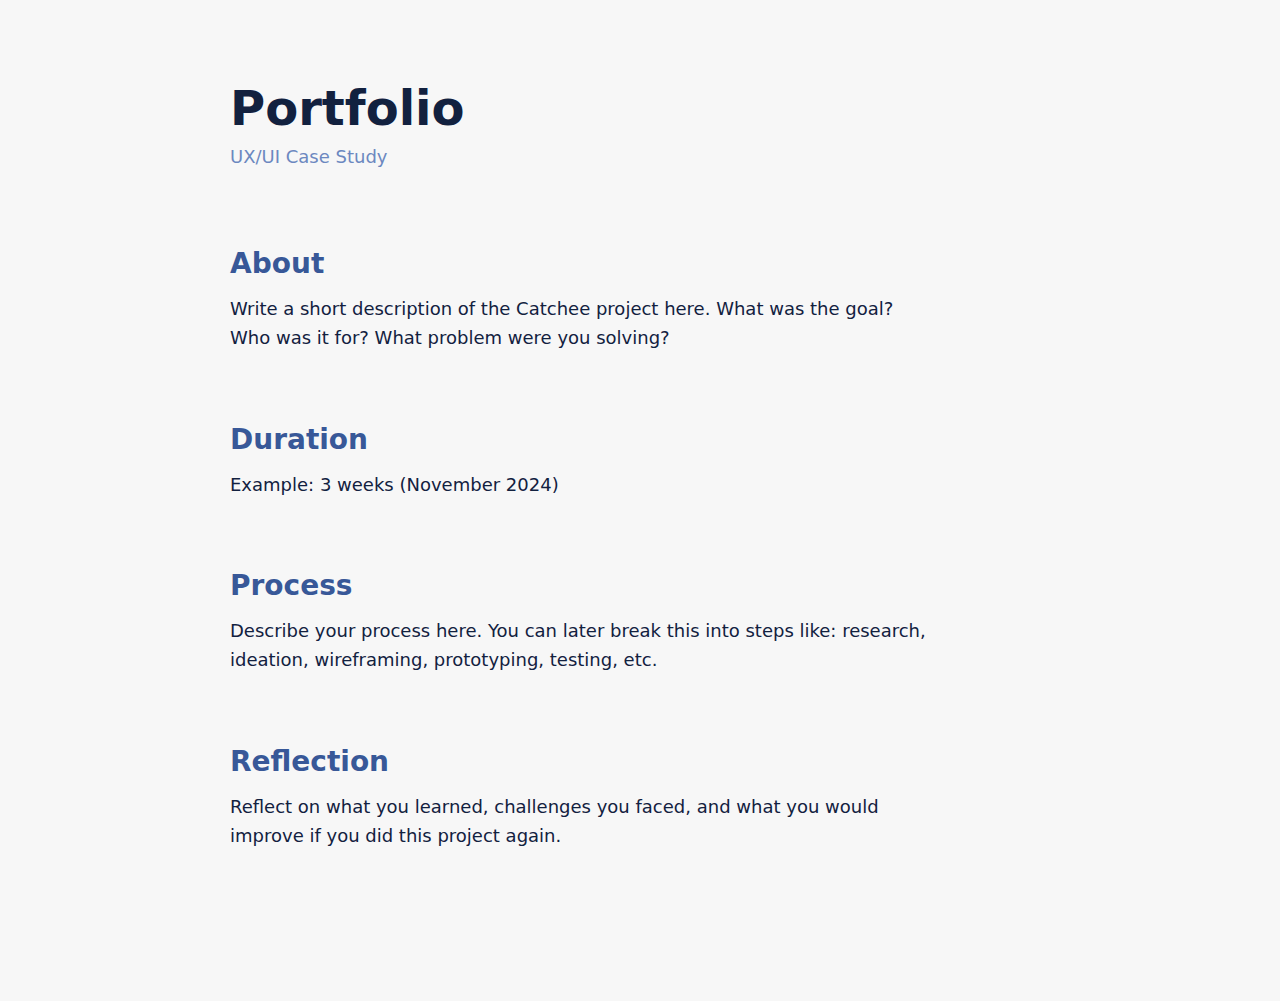
<file: sem3/portfolio.html>
<!DOCTYPE html>
<html lang="en">
<head>
  <meta charset="UTF-8" />
  <title>Project 1 – Catchee</title>
  <link rel="stylesheet" href="portfolio.css" />
</head>
<body>

  <main class="project-page">

    <!-- Project Title -->
    <section class="project-header">
      <h1>Portfolio</h1>
      <p class="project-subtitle">UX/UI Case Study</p>
    </section>

    <!-- About -->
    <section class="project-section">
      <h2>About</h2>
      <p>
        Write a short description of the Catchee project here.
        What was the goal? Who was it for? What problem were you solving?
      </p>
    </section>

    <!-- Duration -->
    <section class="project-section">
      <h2>Duration</h2>
      <p>
        Example: 3 weeks (November 2024)
      </p>
    </section>

    <!-- Process -->
    <section class="project-section">
      <h2>Process</h2>
      <p>
        Describe your process here. You can later break this into steps like:
        research, ideation, wireframing, prototyping, testing, etc.
      </p>
    </section>

    <!-- Reflection -->
    <section class="project-section">
      <h2>Reflection</h2>
      <p>
        Reflect on what you learned, challenges you faced,
        and what you would improve if you did this project again.
      </p>
    </section>

  </main>

</body>
</html>
</file>
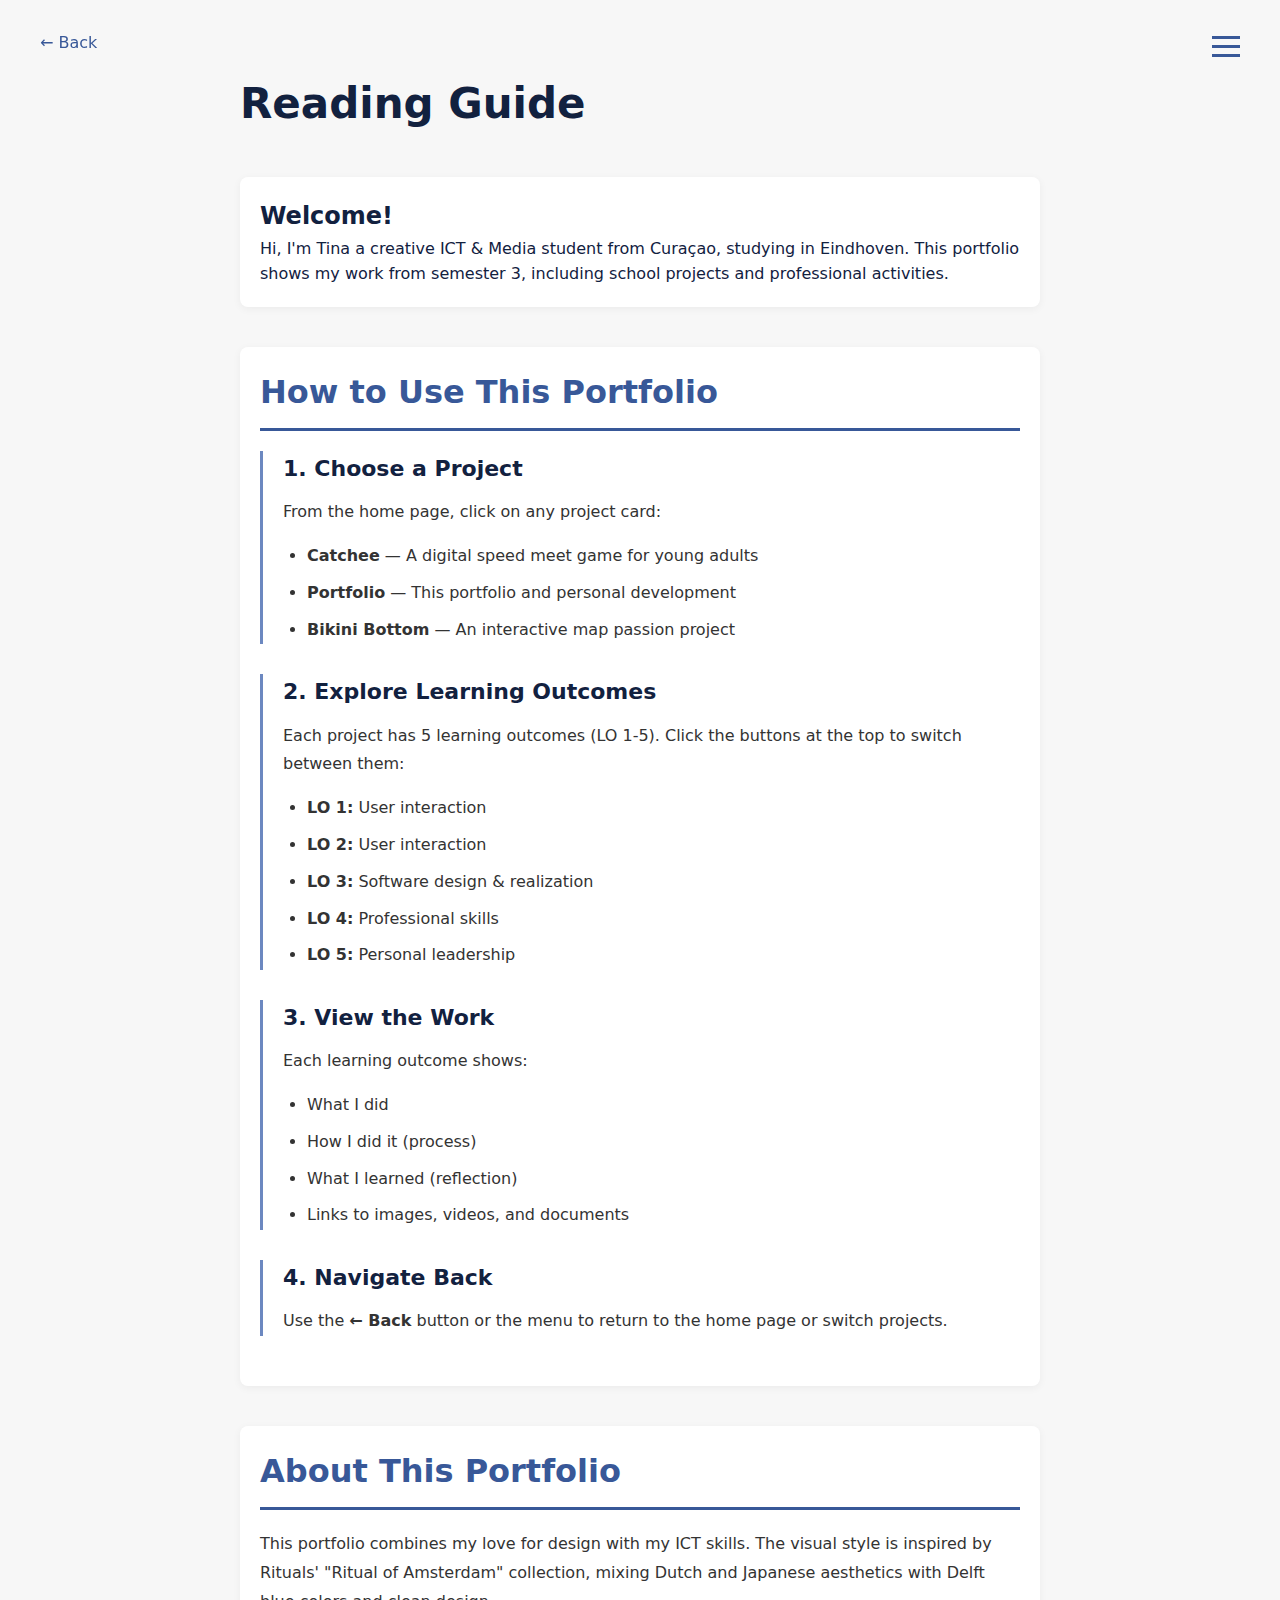
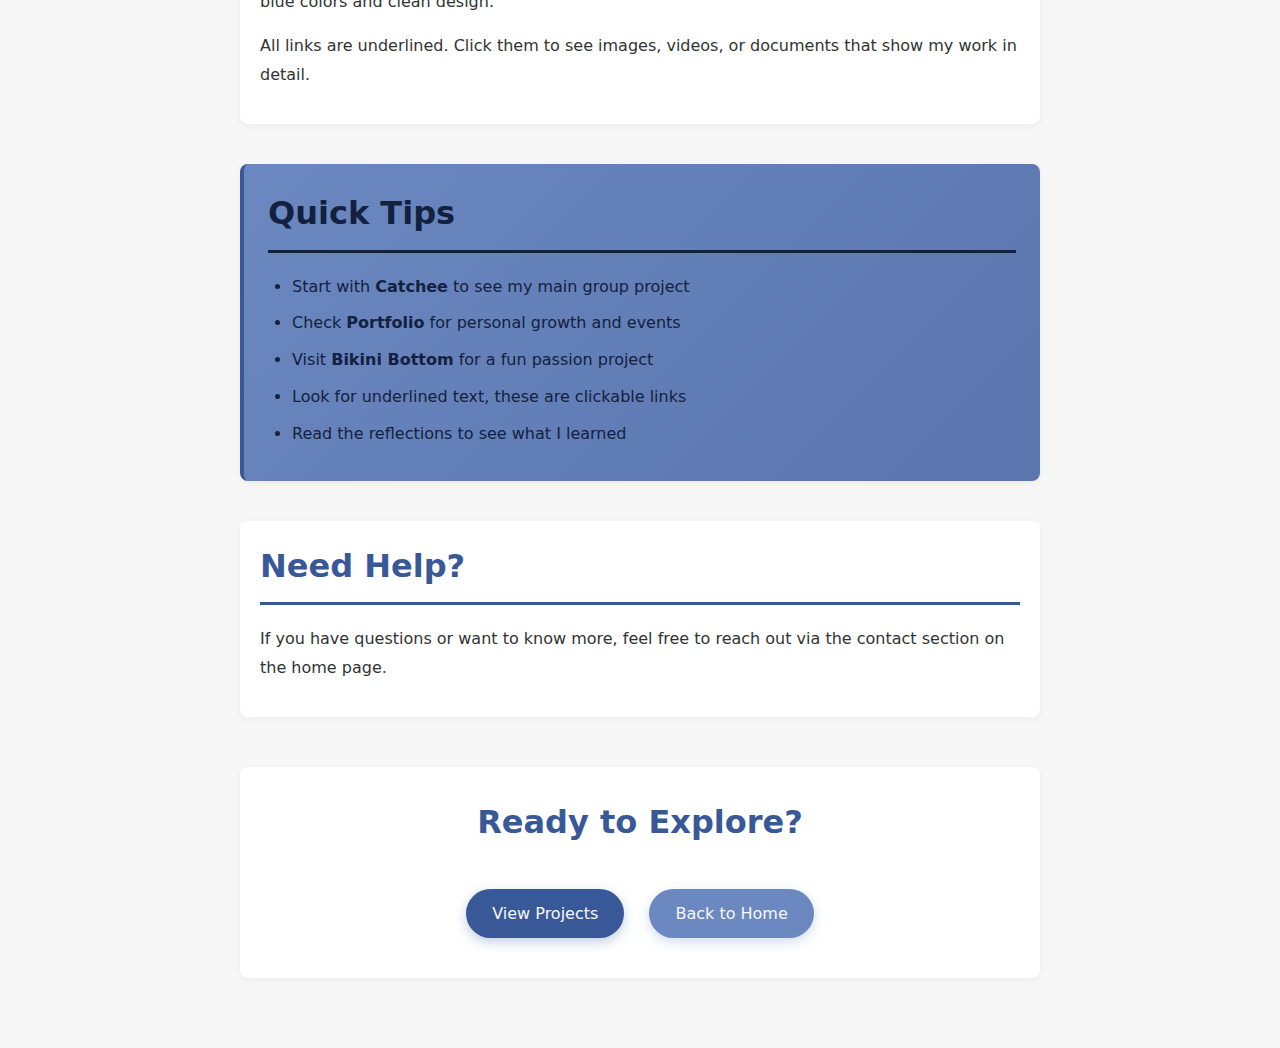
<file: sem3/reading-guide.html>
<!DOCTYPE html>
<html lang="en">
<head>
  <meta charset="UTF-8" />
  <meta name="viewport" content="width=device-width, initial-scale=1.0">
  <title>Reading Guide - Tina's Portfolio</title>
  <link rel="stylesheet" href="lo.css" />
  <link rel="stylesheet" href="reading-guide.css" />
</head>
<body>
    
  <!-- Back Button -->
  <a href="index.html" class="back-btn">← Back</a>
  
  <!-- Burger Menu -->
  <div class="burger-menu">
    <div class="burger-icon" id="burgerToggle">
      <span></span>
      <span></span>
      <span></span>
    </div>

    <nav class="burger-nav" id="burgerNav">
      <a href="index.html">Home</a>
      <a href="lo.html">Learning Outcomes</a>
      <a href="reading-guide.html">Reading Guide</a>
    </nav>
  </div>

  <main class="outcomes-page">

    <section class="reading-guide-content">
      
      <h1>Reading Guide</h1>
      
      <div class="intro-section">
        <h2>Welcome!</h2>
        <p>
          Hi, I'm Tina a creative ICT & Media student from Curaçao, studying in Eindhoven. 
          This portfolio shows my work from semester 3, including school projects and professional activities.
        </p>
      </div>

      <div class="guide-section">
        <h2>How to Use This Portfolio</h2>
        
        <div class="step">
          <h3>1. Choose a Project</h3>
          <p>
            From the home page, click on any project card:
          </p>
          <ul>
            <li><strong>Catchee</strong> — A digital speed meet game for young adults</li>
            <li><strong>Portfolio</strong> — This portfolio and personal development</li>
            <li><strong>Bikini Bottom</strong> — An interactive map passion project</li>
          </ul>
        </div>

        <div class="step">
          <h3>2. Explore Learning Outcomes</h3>
          <p>
            Each project has 5 learning outcomes (LO 1-5). Click the buttons at the top to switch between them:
          </p>
          <ul>
            <li><strong>LO 1:</strong> User interaction</li>
            <li><strong>LO 2:</strong> User interaction</li>
            <li><strong>LO 3:</strong> Software design & realization</li>
            <li><strong>LO 4:</strong> Professional skills</li>
            <li><strong>LO 5:</strong> Personal leadership</li>
          </ul>
        </div>

        <div class="step">
          <h3>3. View the Work</h3>
          <p>
            Each learning outcome shows:
          </p>
          <ul>
            <li>What I did</li>
            <li>How I did it (process)</li>
            <li>What I learned (reflection)</li>
            <li>Links to images, videos, and documents</li>
          </ul>
        </div>

        <div class="step">
          <h3>4. Navigate Back</h3>
          <p>
            Use the <strong>← Back</strong> button or the menu to return to the home page or switch projects.
          </p>
        </div>
      </div>

      <div class="guide-section">
        <h2>About This Portfolio</h2>
        <p>
          This portfolio combines my love for design with my ICT skills. The visual style is inspired by 
          Rituals' "Ritual of Amsterdam" collection, mixing Dutch and Japanese aesthetics with Delft blue 
          colors and clean design.
        </p>
        <p>
          All links are underlined. Click them to see images, videos, or documents that show my work in detail.
        </p>
      </div>

      <div class="guide-section tips">
        <h2>Quick Tips</h2>
        <ul>
          <li>Start with <strong>Catchee</strong> to see my main group project</li>
          <li>Check <strong>Portfolio</strong> for personal growth and events</li>
          <li>Visit <strong>Bikini Bottom</strong> for a fun passion project</li>
          <li>Look for underlined text, these are clickable links</li>
          <li>Read the reflections to see what I learned</li>
        </ul>
      </div>

      <div class="guide-section">
        <h2>Need Help?</h2>
        <p>
          If you have questions or want to know more, feel free to reach out via the contact section 
          on the home page.
        </p>
      </div>

      <div class="cta-section">
        <h2>Ready to Explore?</h2>
        <a href="lo.html" class="cta-button">View Projects</a>
        <a href="index.html" class="cta-button secondary">Back to Home</a>
      </div>

    </section>

  </main>

  <script src="lo.js"></script>
</body>
</html>
</file>
<file: sem3/styles.css>
* {
  box-sizing: border-box;
  margin: 0;
  padding: 0;
  font-family: system-ui, -apple-system, sans-serif;
}

body {
  background: #111;
}

.page {
  min-height: 100vh;
  background-image: url("assets/Rectangle.png");
  background-color: #F7F7F7;
  background-size: cover;
  padding: 50px;
  position: relative;
}

/* Doodles */
.doodle {
  position: absolute;
  pointer-events: none;
}

.top-left {
  top: 5px;
  left: 5px;
  width: 200px;
}

.bottom-right {
  bottom: 1px;
  right: 1px;
  width: 300px;
}

/* Grid layout */
.grid {
  max-width: 1100px;
  margin: 0 auto;
  display: grid;
  grid-template-columns: repeat(4, 1fr);
  grid-auto-rows: 200px;
  gap: 20px;
  min-height: calc(100vh - 100px);
  align-content: center;
}

/* Cards */
.card {
  border-radius: 32px;
  padding: 24px;
  position: relative;
  text-decoration: none;
  display: block;
  transition: transform 0.3s ease, box-shadow 0.3s ease;
  overflow: hidden;
  box-shadow: 0 4px 12px rgba(0, 0, 0, 0.1);
}

/* Make clickable cards interactive */
a.card:hover {
  transform: translateY(-4px) scale(1.02);
  box-shadow: 0 12px 30px rgba(0, 0, 0, 0.25);
  cursor: pointer;
}

.card h3 {
  font-size: 20px;
  line-height: 1.2;
  font-weight: 600;
}

/* Color styles with gradients */
.light {
  background: linear-gradient(135deg, #6C88C0 0%, #5a75ad 100%);
  color: #2c4f8f;
}

.blue {
  background: linear-gradient(135deg, #385898 0%, #2d4777 100%);
  color: #C3DCFF;
}

.dark {
  background: linear-gradient(135deg, #12213F 0%, #0a1528 100%);
  color: #8AB1FF;
}

.outlined {
  background: #DEDEDE;
  border: 3px solid #385898;
}

/* Sizes */
.large {
  grid-column: span 2;
}

.wide {
  grid-column: span 2;
}

.tall {
  grid-row: span 2;
}

.small {
  padding-top: 10px;
}

.right {
  grid-column: 4 / 5;
}

.center {
  text-align: center;
}

/* Typography */
h1 {
  font-size: 42px;
  line-height: 1;
  margin-top: 60px;
  color: #8AB1FF;
  font-weight: 700;
}

.subtitle {
  margin-top: 12px;
  font-size: 18px;
  color: #6C88C0;
  font-weight: 300;
  letter-spacing: 2px;
  text-transform: uppercase;
}

.date {
  font-size: 12px;
  margin-bottom: 3px;
  color: #ECECEC;
}

.footer-text {
  position: absolute;
  bottom: 40px;
  left: 24px;
  font-size: 12px;
  color: #ECECEC;
}

.contact {
  margin-top: 20px;
  font-size: 25px;
  color: #6C88C0;
}

.socials {
  position: absolute;
  bottom: 60px;
  right: 40px;
  font-size: 11px;
  line-height: 2.2;
  font-weight: 500;
  letter-spacing: 0.5px;
}

/* Icons */
.icon {
  position: absolute;
  bottom: 24px;
  left: 50%;
  transform: translateX(-50%);
  width: 55px;
  opacity: 0.9;
  transition: transform 0.3s ease, opacity 0.3s ease;
  z-index: 0;
}

a.card:hover .icon {
  transform: translateX(-50%) scale(1.1);
  opacity: 1;
  z-index: 0;
}

.icon.small {
  width: 120px;
}

/* Make sure text is absove icons */
.card h3 {
  font-size: 20px;
  line-height: 1.2;
  font-weight: 600;
  position: relative;
  z-index: 10;
}

.card.light.wide {
  background: #DEDEDE;
  border: 3px solid #385898;
}

.icon6 {
  width: 50px;
  right: 50px;
  z-index: 0;
}
</file>
<file: sem3/bikini.css>
* {
  box-sizing: border-box;
  margin: 0;
  padding: 0;
  font-family: system-ui, -apple-system, sans-serif;
}

body {
  background-color: #F7F7F7;
  color: #12213F;
}

/* Main container */
.project-page {
  max-width: 900px;
  margin: 0 auto;
  padding: 80px 40px;
}

/* Header */
.project-header {
  margin-bottom: 80px;
}

.project-header h1 {
  font-size: 48px;
  margin-bottom: 10px;
}

.project-subtitle {
  font-size: 18px;
  color: #6C88C0;
}

/* Sections */
.project-section {
  margin-bottom: 70px;
}

.project-section h2 {
  font-size: 28px;
  margin-bottom: 15px;
  color: #385898;
}

.project-section p {
  font-size: 18px;
  line-height: 1.6;
  max-width: 700px;
}
</file>
<file: sem3/catchee.css>
* {
  box-sizing: border-box;
  margin: 0;
  padding: 0;
  font-family: system-ui, -apple-system, sans-serif;
}

body {
  background-color: #F7F7F7;
  color: #12213F;
}

/* Main container */
.project-page {
  max-width: 900px;
  margin: 0 auto;
  padding: 80px 40px;
}

/* Header */
.project-header {
  margin-bottom: 80px;
}

.project-header h1 {
  font-size: 48px;
  margin-bottom: 10px;
}

.project-subtitle {
  font-size: 18px;
  color: #6C88C0;
}

/* Sections */
.project-section {
  margin-bottom: 70px;
}

.project-section h2 {
  font-size: 28px;
  margin-bottom: 15px;
  color: #385898;
}

.project-section p {
  font-size: 18px;
  line-height: 1.6;
  max-width: 700px;
}
</file>
<file: sem3/portfolio.css>
* {
  box-sizing: border-box;
  margin: 0;
  padding: 0;
  font-family: system-ui, -apple-system, sans-serif;
}

body {
  background-color: #F7F7F7;
  color: #12213F;
}

/* Main container */
.project-page {
  max-width: 900px;
  margin: 0 auto;
  padding: 80px 40px;
}

/* Header */
.project-header {
  margin-bottom: 80px;
}

.project-header h1 {
  font-size: 48px;
  margin-bottom: 10px;
}

.project-subtitle {
  font-size: 18px;
  color: #6C88C0;
}

/* Sections */
.project-section {
  margin-bottom: 70px;
}

.project-section h2 {
  font-size: 28px;
  margin-bottom: 15px;
  color: #385898;
}

.project-section p {
  font-size: 18px;
  line-height: 1.6;
  max-width: 700px;
}
</file>
<file: sem3/reading-guide.css>
.reading-guide-content {
  max-width: 800px;
  margin: 0 auto;
  padding: 0;
}

.reading-guide-content h1 {
  font-size: 42px;
  margin-bottom: 40px;
  color: #12213F;
}

.intro-section,
.guide-section {
  margin-bottom: 40px;
  padding: 20px;
  background: #FFFFFF;
  border-radius: 8px;
  box-shadow: 0 2px 8px rgba(0, 0, 0, 0.05);
}

.guide-section h2 {
  font-size: 32px;
  margin-bottom: 20px;
  color: #385898;
  border-bottom: 3px solid #385898;
  padding-bottom: 10px;
}

.step {
  margin-bottom: 30px;
  padding-left: 20px;
  border-left: 3px solid #6C88C0;
}

.step h3 {
  font-size: 22px;
  margin-bottom: 12px;
  color: #12213F;
}

.step p,
.guide-section p {
  font-size: 16px;
  line-height: 1.8;
  margin-bottom: 15px;
  color: #333;
}

.step ul,
.guide-section ul {
  margin-left: 24px;
  line-height: 1.8;
}

.step ul li,
.guide-section ul li {
  font-size: 16px;
  margin-bottom: 8px;
  color: #333;
}

.tips {
  background: linear-gradient(135deg, #6C88C0 0%, #5a75ad 100%);
  color: #2c4f8f;
  padding: 24px;
  border-radius: 8px;
  border-left: 4px solid #385898;
}

.tips h2 {
  color: #12213F;
  border-bottom: 3px solid #12213F;
}

.tips ul li {
  color: #12213F;
}

.cta-section {
  text-align: center;
  margin-top: 50px;
  padding: 30px;
  background: #FFFFFF;
  border-radius: 8px;
  box-shadow: 0 2px 8px rgba(0, 0, 0, 0.05);
}

.cta-section h2 {
  font-size: 32px;
  margin-bottom: 30px;
  color: #385898;
  border-bottom: none;
  padding-bottom: 0;
}

.cta-button {
  display: inline-block;
  padding: 12px 26px;
  margin: 10px;
  background: #385898;
  color: #F7F7F7;
  text-decoration: none;
  border-radius: 999px;
  font-size: 16px;
  font-weight: 500;
  transition: all 0.3s ease;
  box-shadow: 0 4px 12px rgba(56, 88, 152, 0.3);
}

.cta-button:hover {
  background: #2d4777;
  box-shadow: 0 0 25px rgba(56, 88, 152, 0.5);
  transform: translateY(-2px);
}

.cta-button.secondary {
  background: #6C88C0;
  box-shadow: 0 4px 12px rgba(108, 136, 192, 0.3);
}

.cta-button.secondary:hover {
  background: #5a75ad;
  box-shadow: 0 0 25px rgba(108, 136, 192, 0.5);
}

@media (max-width: 768px) {
  .reading-guide-content {
    padding: 0;
  }

  .reading-guide-content h1 {
    font-size: 32px;
  }

  .guide-section h2 {
    font-size: 26px;
  }

  .step h3 {
    font-size: 20px;
  }

  .intro-section,
  .guide-section {
    padding: 15px;
  }

  .cta-button {
    font-size: 14px;
    padding: 10px 18px;
  }
}
</file>
<file: sem3/lo.css>
/* ===================================
   RESET & BASE STYLES
   =================================== */
* {
  box-sizing: border-box;
  margin: 0;
  padding: 0;
  font-family: system-ui, -apple-system, sans-serif;
}

body {
  background-color: #F7F7F7;
  color: #12213F;
  line-height: 1.6;
}

/* ===================================
   NAVIGATION ELEMENTS
   =================================== */

/* Back button */
.back-btn {
  position: fixed;
  top: 30px;
  left: 40px;
  text-decoration: none;
  font-size: 16px;
  color: #385898;
  transition: opacity 0.2s ease;
  z-index: 100;
}

.back-btn:hover {
  opacity: 0.6;
}

/* Burger menu container */
.burger-menu {
  position: fixed;
  top: 30px;
  right: 40px;
  z-index: 100;
}

/* Burger icon */
.burger-icon {
  width: 28px;
  cursor: pointer;
}

.burger-icon span {
  display: block;
  height: 3px;
  background: #385898;
  margin: 6px 0;
  transition: 0.3s ease;
}

/* Burger nav (hidden by default) */
.burger-nav {
  position: absolute;
  top: 45px;
  right: 0;
  display: none;
  flex-direction: column;
  gap: 14px;
}

.burger-nav a {
  text-decoration: none;
  color: #385898;
  font-size: 16px;
  transition: opacity 0.2s ease;
}

.burger-nav a:hover {
  opacity: 0.6;
}

/* Active burger menu state */
.burger-menu.active .burger-nav {
  display: flex;
}

/* ===================================
   PAGE LAYOUT
   =================================== */
.outcomes-page {
  max-width: 1000px;
  margin: 0 auto;
  padding: 70px 40px;
}

/* ===================================
   PROJECT SELECTOR
   =================================== */
.project-selector {
  display: flex;
  gap: 20px;
  margin-bottom: 50px;
  flex-wrap: wrap;
}

.project-btn {
  background: transparent;
  border: 2px solid #385898;
  border-radius: 999px;
  padding: 12px 26px;
  font-size: 16px;
  color: #385898;
  cursor: pointer;
  transition: all 0.3s ease;
}

.project-btn:hover {
  box-shadow: 0 0 20px rgba(56, 88, 152, 0.35);
}

.project-btn.active {
  background: #385898;
  color: #F7F7F7;
  box-shadow: 0 0 25px rgba(56, 88, 152, 0.5);
}

/* ===================================
   PROJECT CONTENT
   =================================== */
.project-content {
  display: none;
}

.project-content.active {
  display: block;
}

.project-content h1 {
  font-size: 42px;
  margin-bottom: 40px;
  color: #12213F;
}

/* ===================================
   LEARNING OUTCOME NAVIGATION
   =================================== */
.lo-navigation {
  display: flex;
  gap: 15px;
  margin-bottom: 50px;
  flex-wrap: wrap;
}

.lo-btn {
  background: transparent;
  border: 2px solid #6C88C0;
  border-radius: 8px;
  padding: 10px 20px;
  font-size: 15px;
  color: #6C88C0;
  cursor: pointer;
  transition: all 0.3s ease;
  font-weight: 500;
}

.lo-btn:hover {
  background: rgba(108, 136, 192, 0.1);
  transform: translateY(-2px);
}

.lo-btn.active {
  background: #6C88C0;
  color: #F7F7F7;
  box-shadow: 0 4px 12px rgba(108, 136, 192, 0.3);
}

/* ===================================
   LEARNING OUTCOME SECTIONS
   =================================== */
.learning-outcome-section {
  display: none;
  animation: fadeIn 0.4s ease-in;
}

.learning-outcome-section.active {
  display: block;
}

@keyframes fadeIn {
  from {
    opacity: 0;
    transform: translateY(10px);
  }
  to {
    opacity: 1;
    transform: translateY(0);
  }
}

.learning-outcome-section h2 {
  font-size: 32px;
  margin-bottom: 30px;
  color: #385898;
  border-bottom: 3px solid #385898;
  padding-bottom: 10px;
}

/* ===================================
   PROOF BLOCKS
   =================================== */
.proof {
  margin-bottom: 40px;
  max-width: 750px;
  padding: 20px;
  background: #FFFFFF;
  border-radius: 8px;
  box-shadow: 0 2px 8px rgba(0, 0, 0, 0.05);
}

.proof h3 {
  font-size: 22px;
  margin-bottom: 15px;
  color: #12213F;
}

.proof h4 {
  font-size: 18px;
  margin-top: 20px;
  margin-bottom: 12px;
  color: #385898;
  font-weight: 600;
}

.proof p {
  font-size: 16px;
  line-height: 1.8;
  margin-bottom: 15px;
  color: #333;
}

.proof a {
  font-size: 14px;
  color: #6C88C0;
  text-decoration: none;
  display: inline-block;
  margin-right: 15px;
  margin-bottom: 5px;
  transition: color 0.2s ease;
}

.proof a:hover {
  color: #385898;
  text-decoration: underline;
}

/* ===================================
   RESPONSIVE DESIGN
   =================================== */
@media (max-width: 768px) {
  .outcomes-page {
    padding: 50px 20px;
  }

  .project-content h1 {
    font-size: 32px;
  }

  .learning-outcome-section h2 {
    font-size: 26px;
  }

  .project-selector,
  .lo-navigation {
    gap: 10px;
  }

  .project-btn,
  .lo-btn {
    font-size: 14px;
    padding: 10px 18px;
  }

  .proof {
    padding: 15px;
  }

  .proof h3 {
    font-size: 20px;
  }

  .proof h4 {
    font-size: 16px;
  }

  .back-btn,
  .burger-menu {
    top: 20px;
    left: 20px;
  }

  .burger-menu {
    right: 20px;
    left: auto;
  }
}
</file>
